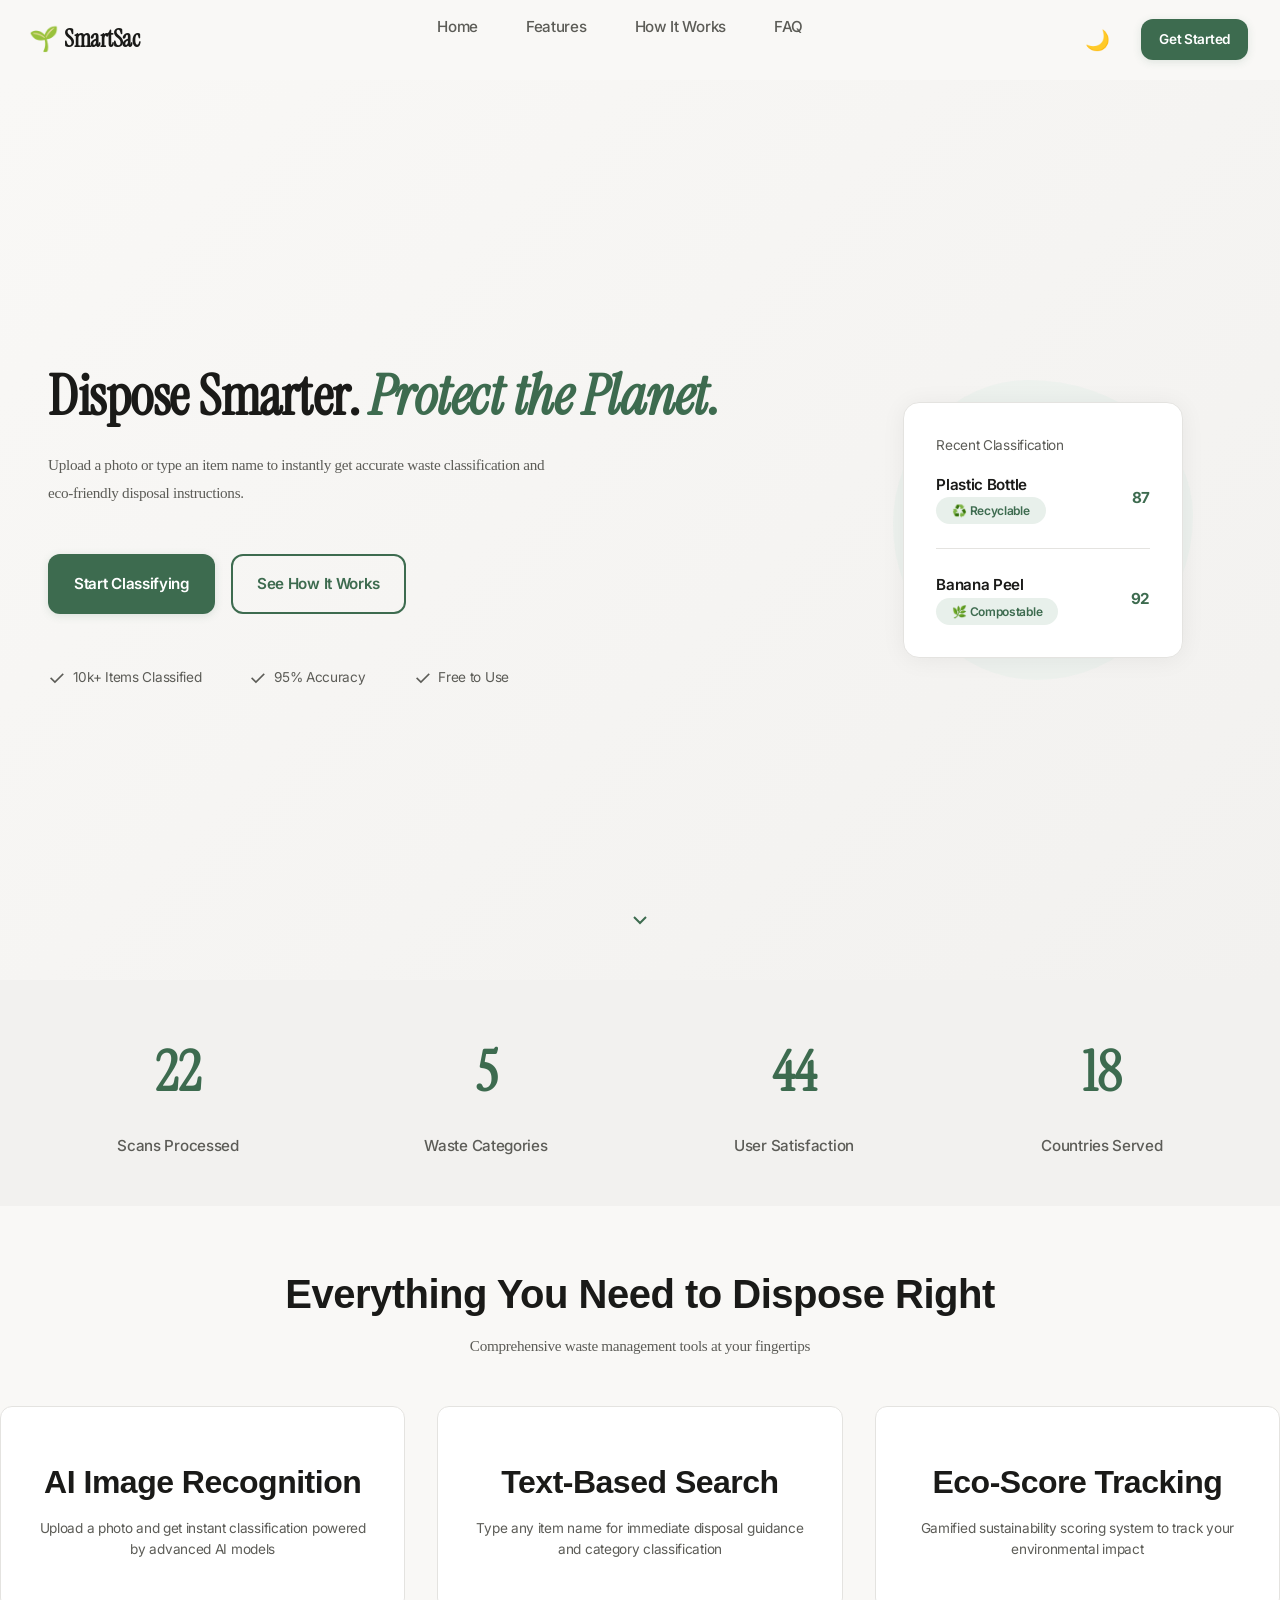
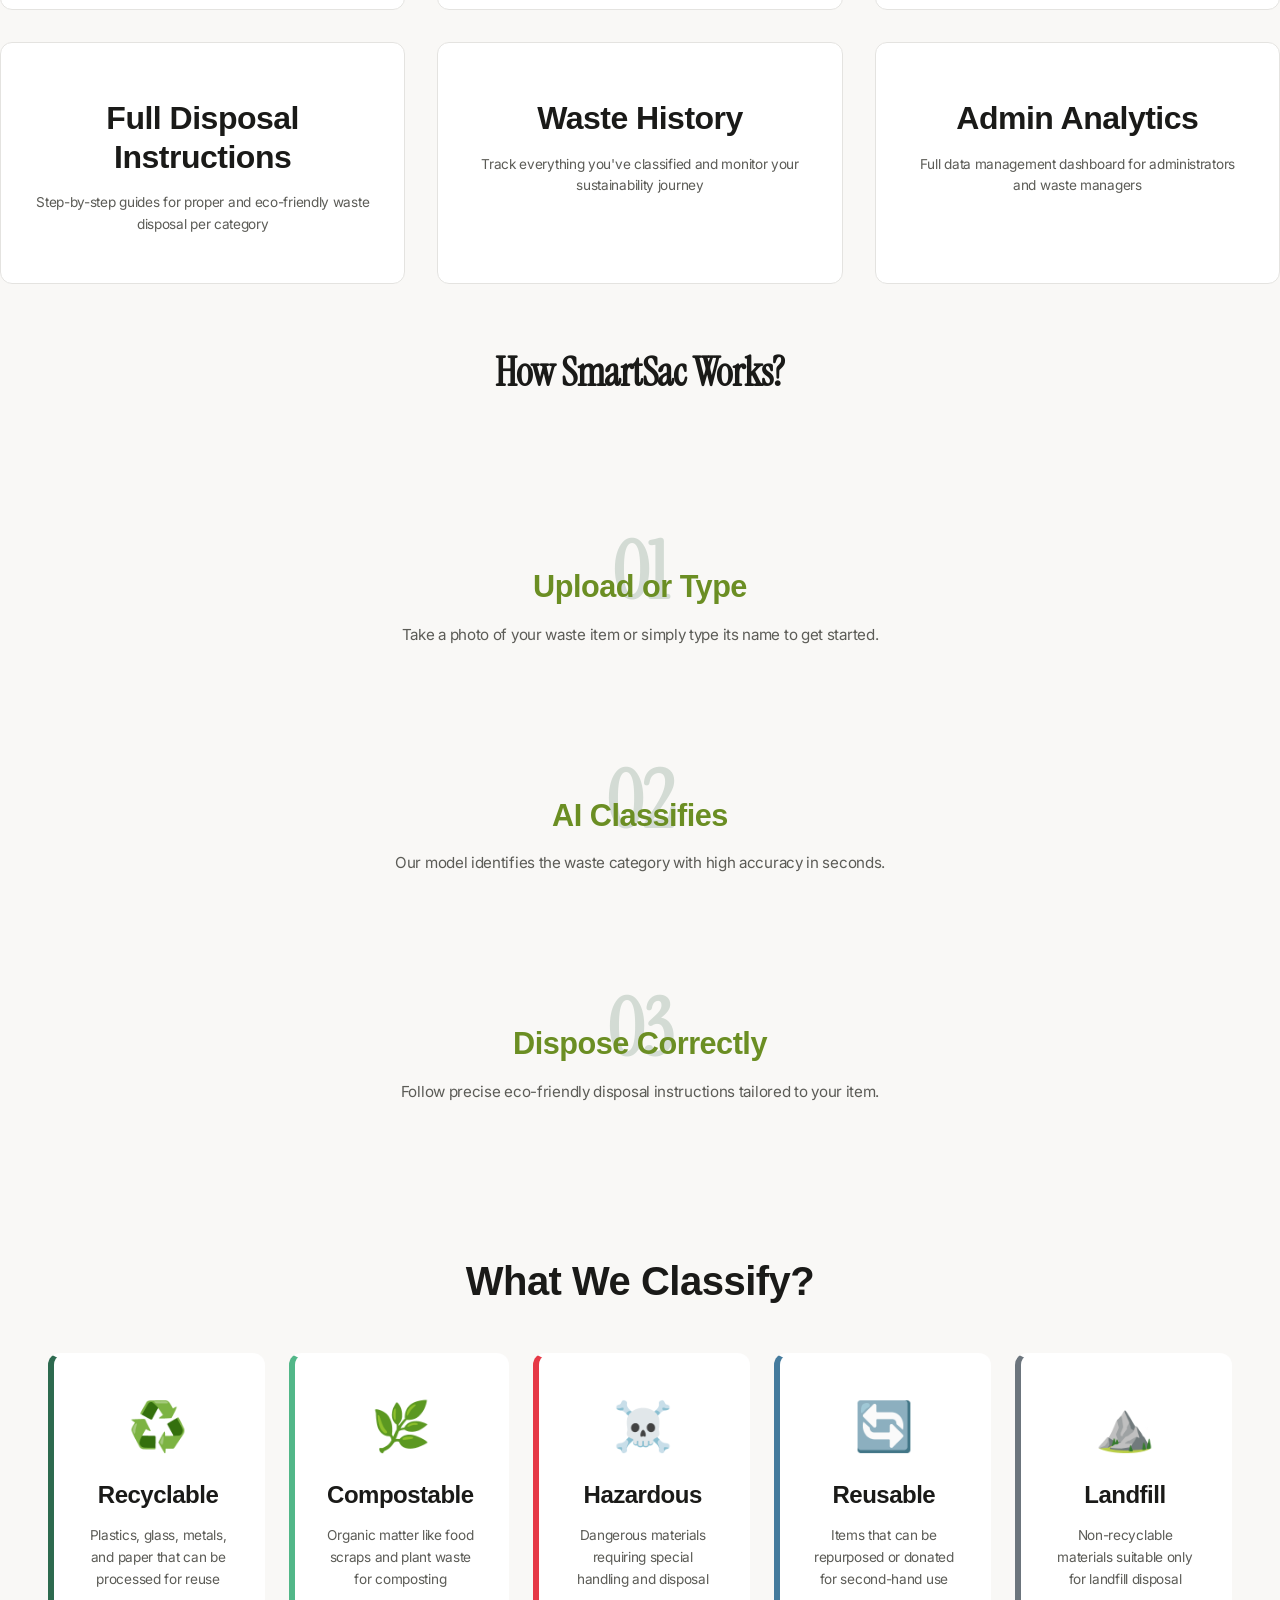
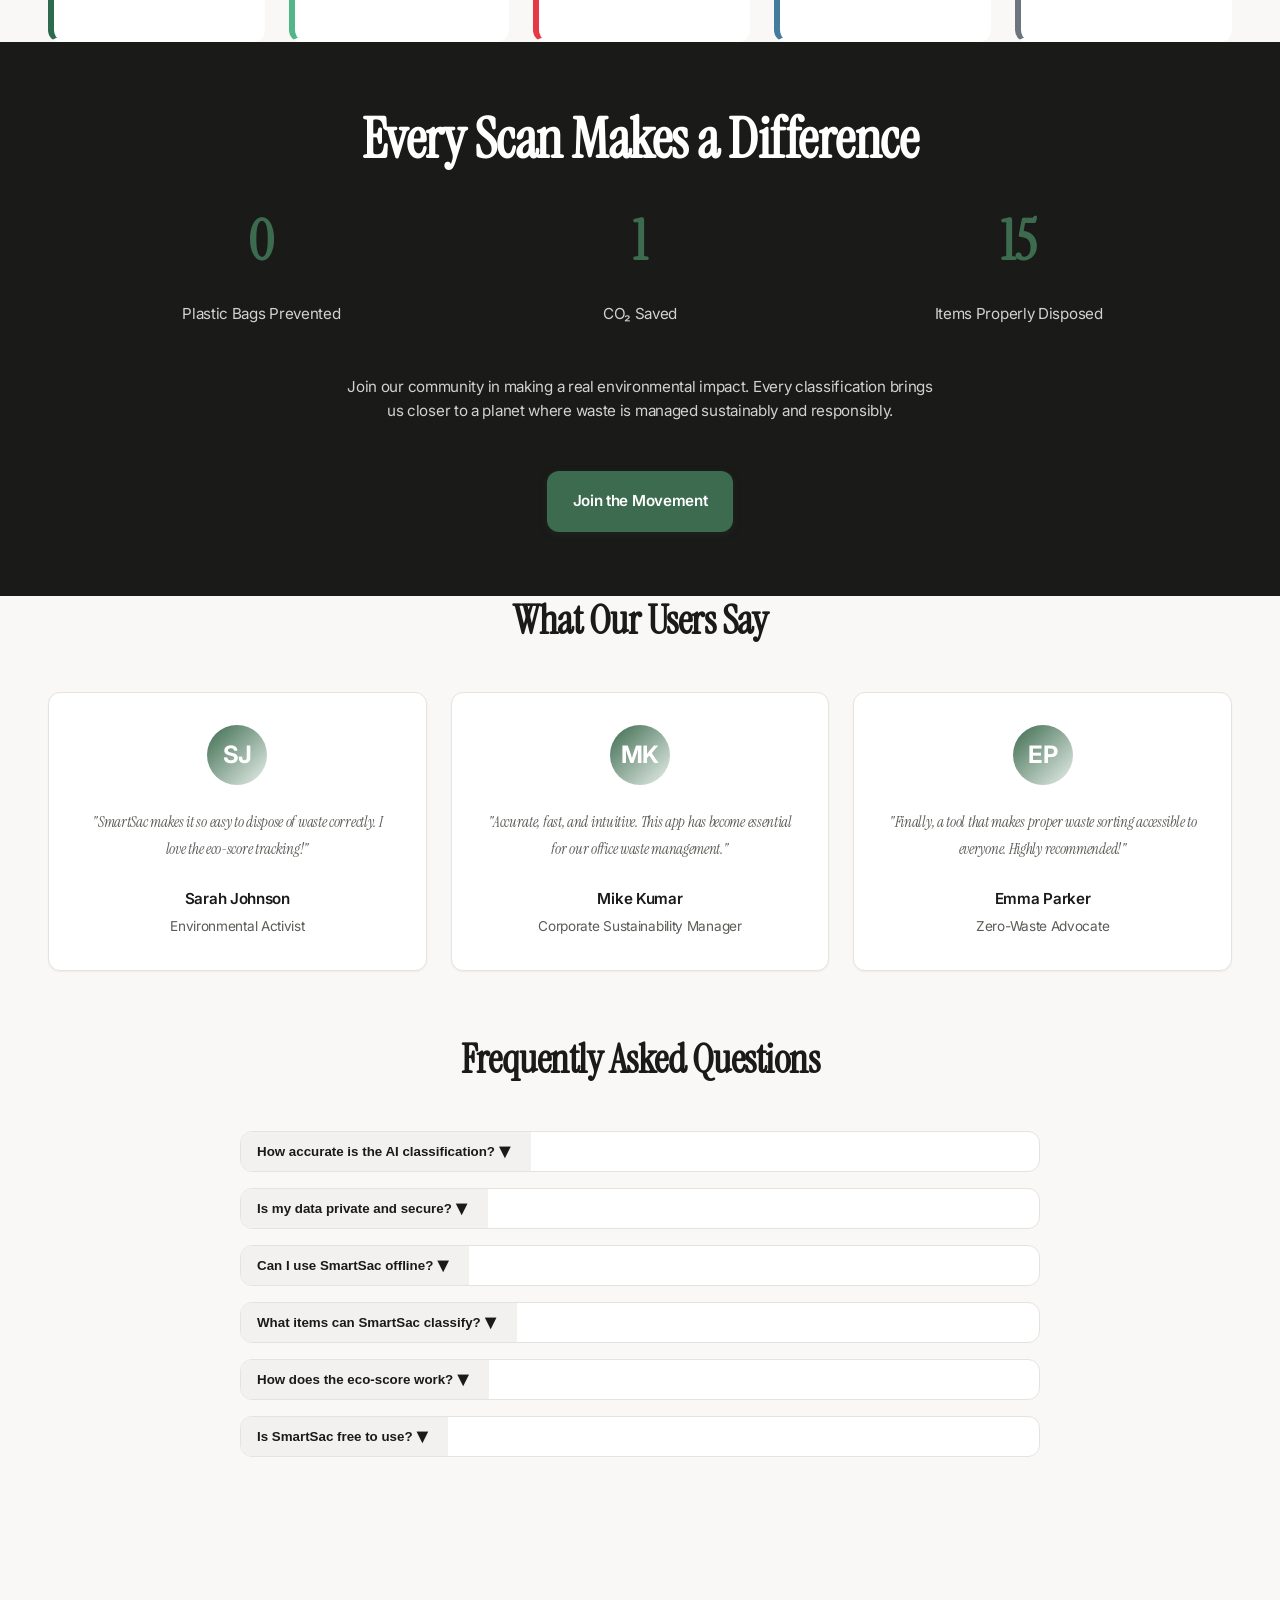
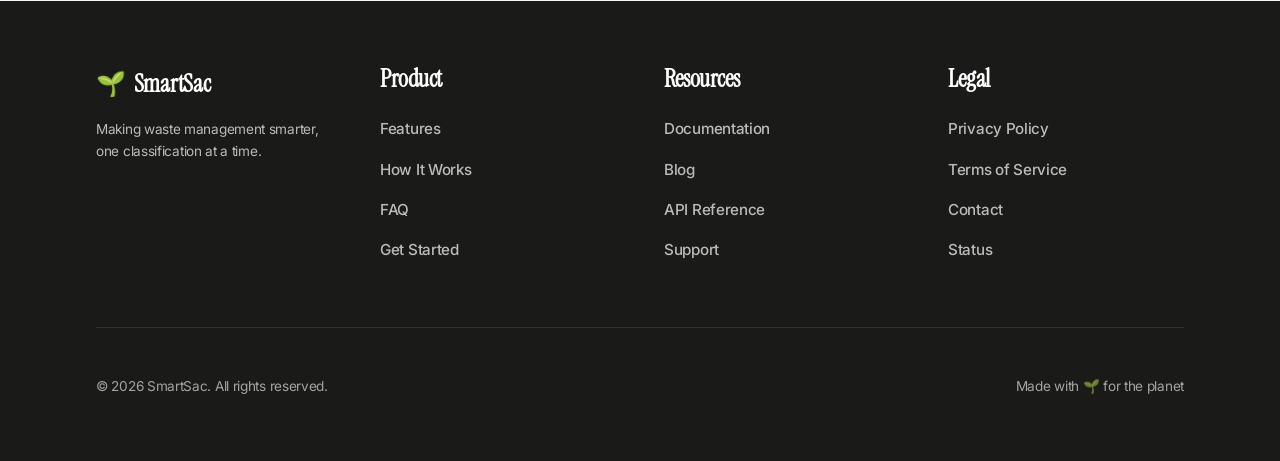
<file: smartsac-frontend/index.html>
<!DOCTYPE html>
<html lang="en">
<head>
  <meta charset="UTF-8">
  <meta name="viewport" content="width=device-width, initial-scale=1.0">
  <title>SmartSac - Smart Waste Sorting Assistant</title>
  <meta name="description" content="Classify waste items and get instant disposal guidance with SmartSac's AI-powered waste sorting assistant.">
  
  <!-- Stylesheets -->
  <link rel="stylesheet" href="css/base.css">
  <link rel="stylesheet" href="css/components.css">
  <link rel="stylesheet" href="css/layout.css">
  <link rel="stylesheet" href="css/landing.css">
</head>
<body>
  <!-- Navbar (injected by navbar.js) -->
  <nav class="navbar">
    <!-- Content injected dynamically -->
  </nav>

  <!-- Main Content -->
  <main>
    <!-- Hero Section -->
    <section class="hero">
      <div class="hero-left">
        <h1 class="hero-title">
          Dispose Smarter. <span class="accent">Protect the Planet.</span>
        </h1>
        
        <p class="hero-subtitle">
          Upload a photo or type an item name to instantly get accurate waste classification and eco-friendly disposal instructions.
        </p>
        
        <div class="hero-buttons">
          <a href="/upload.html" class="btn btn-primary">Start Classifying</a>
          <a href="#how-it-works" class="btn btn-ghost">See How It Works</a>
        </div>
        
        <div class="hero-trust">
          <div class="trust-item">
            <span class="trust-icon">✓</span>
            <span>10k+ Items Classified</span>
          </div>
          <div class="trust-item">
            <span class="trust-icon">✓</span>
            <span>95% Accuracy</span>
          </div>
          <div class="trust-item">
            <span class="trust-icon">✓</span>
            <span>Free to Use</span>
          </div>
        </div>
      </div>
      
      <div class="hero-right">
        <div class="hero-blob"></div>
        <div class="hero-card animate-float">
          <div class="hero-card-title">Recent Classification</div>
          <div class="hero-card-item">
            <div>
              <div class="hero-card-name">Plastic Bottle</div>
              <span class="hero-card-category">♻️ Recyclable</span>
            </div>
            <div class="hero-card-score">87</div>
          </div>
          <div class="hero-card-item">
            <div>
              <div class="hero-card-name">Banana Peel</div>
              <span class="hero-card-category">🌿 Compostable</span>
            </div>
            <div class="hero-card-score">92</div>
          </div>
        </div>
      </div>
      
      <div class="scroll-indicator">
        <svg xmlns="http://www.w3.org/2000/svg" viewBox="0 0 24 24" fill="none" stroke="currentColor" stroke-width="2">
          <polyline points="6 9 12 15 18 9"></polyline>
        </svg>
      </div>
    </section>

    <!-- Stats Bar -->
    <section class="stats-bar">
      <div class="stat-item">
        <div class="stat-number">50,000+</div>
        <div class="stat-label">Scans Processed</div>
      </div>
      <div class="stat-item">
        <div class="stat-number">12</div>
        <div class="stat-label">Waste Categories</div>
      </div>
      <div class="stat-item">
        <div class="stat-number">98%</div>
        <div class="stat-label">User Satisfaction</div>
      </div>
      <div class="stat-item">
        <div class="stat-number">40+</div>
        <div class="stat-label">Countries Served</div>
      </div>
    </section>

    <!-- Features Section -->
    <section class="container features-section" id="features">
      <div class="features-title text-center">
        <h2>Everything You Need to Dispose Right</h2>
        <p>Comprehensive waste management tools at your fingertips</p>
      </div>
      
      <div class="features-grid">
        <div class="feature-card">
          <span class="feature-icon"></span>
          <h3 class="feature-title">AI Image Recognition</h3>
          <p class="feature-description">Upload a photo and get instant classification powered by advanced AI models</p>
        </div>
        
        <div class="feature-card">
          <span class="feature-icon"></span>
          <h3 class="feature-title">Text-Based Search</h3>
          <p class="feature-description">Type any item name for immediate disposal guidance and category classification</p>
        </div>
        
        <div class="feature-card">
          <span class="feature-icon"></span>
          <h3 class="feature-title">Eco-Score Tracking</h3>
          <p class="feature-description">Gamified sustainability scoring system to track your environmental impact</p>
        </div>
        
        <div class="feature-card">
          <span class="feature-icon"></span>
          <h3 class="feature-title">Full Disposal Instructions</h3>
          <p class="feature-description">Step-by-step guides for proper and eco-friendly waste disposal per category</p>
        </div>
        
        <div class="feature-card">
          <span class="feature-icon"></span>
          <h3 class="feature-title">Waste History</h3>
          <p class="feature-description">Track everything you've classified and monitor your sustainability journey</p>
        </div>
        
        <div class="feature-card">
          <span class="feature-icon"></span>
          <h3 class="feature-title">Admin Analytics</h3>
          <p class="feature-description">Full data management dashboard for administrators and waste managers</p>
        </div>
      </div>
    </section>

    <!-- How It Works -->
    <section class="container" id="how-it-works">
      <div class="text-center mb-2xl">
        <h2>How SmartSac Works?</h2>
      </div>
      
      <div class="how-it-works">
        <div class="step">
          <div class="step-content">
            <div class="step-number">01</div>
            <h3 class="step-title">Upload or Type</h3>
            <p class="step-description">Take a photo of your waste item or simply type its name to get started.</p>
          </div>
        </div>
        
        <div class="step">
          <div class="step-content">
            <div class="step-number">02</div>
            <h3 class="step-title">AI Classifies</h3>
            <p class="step-description">Our model identifies the waste category with high accuracy in seconds.</p>
          </div>
        </div>
        
        <div class="step">
          <div class="step-content">
            <div class="step-number">03</div>
            <h3 class="step-title">Dispose Correctly</h3>
            <p class="step-description">Follow precise eco-friendly disposal instructions tailored to your item.</p>
          </div>
        </div>
      </div>
    </section>

    <!-- Waste Categories -->
    <section class="container">
      <div class="text-center mb-2xl">
        <h2 class="categories-title">What We Classify?</h2>
      </div>
      
      <div class="categories-scroll">
        <div class="category-card recyclable">
          <div class="category-emoji">♻️</div>
          <h3 class="category-name">Recyclable</h3>
          <p class="category-description">Plastics, glass, metals, and paper that can be processed for reuse</p>
        </div>
        
        <div class="category-card compostable">
          <div class="category-emoji">🌿</div>
          <h3 class="category-name">Compostable</h3>
          <p class="category-description">Organic matter like food scraps and plant waste for composting</p>
        </div>
        
        <div class="category-card hazardous">
          <div class="category-emoji">☠️</div>
          <h3 class="category-name">Hazardous</h3>
          <p class="category-description">Dangerous materials requiring special handling and disposal</p>
        </div>
        
        <div class="category-card reusable">
          <div class="category-emoji">🔄</div>
          <h3 class="category-name">Reusable</h3>
          <p class="category-description">Items that can be repurposed or donated for second-hand use</p>
        </div>
        
        <div class="category-card landfill">
          <div class="category-emoji">⛰️</div>
          <h3 class="category-name">Landfill</h3>
          <p class="category-description">Non-recyclable materials suitable only for landfill disposal</p>
        </div>
      </div>
    </section>

    <!-- Environmental Impact Section -->
    <section class="impact-section dark">
      <div class="container">
        <h2 class="impact-title">Every Scan Makes a Difference</h2>
        
        <div class="impact-counters">
          <div class="impact-counter">
            <div class="impact-number">1.2M</div>
            <div class="impact-label">Plastic Bags Prevented</div>
          </div>
          <div class="impact-counter">
            <div class="impact-number">5,000 kg</div>
            <div class="impact-label">CO₂ Saved</div>
          </div>
          <div class="impact-counter">
            <div class="impact-number">50K+</div>
            <div class="impact-label">Items Properly Disposed</div>
          </div>
        </div>
        
        <p class="impact-description">
          Join our community in making a real environmental impact. Every classification brings us closer to a planet where waste is managed sustainably and responsibly.
        </p>
        
        <div class="impact-cta">
          <a href="/upload.html" class="btn btn-primary">Join the Movement</a>
        </div>
      </div>
    </section>

    <!-- Testimonials -->
    <section class="container">
      <div class="text-center mb-2xl">
        <h2>What Our Users Say</h2>
      </div>
      
      <div class="testimonials-grid">
        <div class="testimonial-card">
          <div class="testimonial-avatar">SJ</div>
          <p class="testimonial-quote">"SmartSac makes it so easy to dispose of waste correctly. I love the eco-score tracking!"</p>
          <div class="testimonial-author">Sarah Johnson</div>
          <div class="testimonial-role">Environmental Activist</div>
        </div>
        
        <div class="testimonial-card">
          <div class="testimonial-avatar">MK</div>
          <p class="testimonial-quote">"Accurate, fast, and intuitive. This app has become essential for our office waste management."</p>
          <div class="testimonial-author">Mike Kumar</div>
          <div class="testimonial-role">Corporate Sustainability Manager</div>
        </div>
        
        <div class="testimonial-card">
          <div class="testimonial-avatar">EP</div>
          <p class="testimonial-quote">"Finally, a tool that makes proper waste sorting accessible to everyone. Highly recommended!"</p>
          <div class="testimonial-author">Emma Parker</div>
          <div class="testimonial-role">Zero-Waste Advocate</div>
        </div>
      </div>
    </section>

    <!-- FAQ Section -->
    <section class="container faq" id="faq">
      <div class="text-center mb-2xl">
        <h2>Frequently Asked Questions</h2>
      </div>
      
      <div class="faq-list">
        <div class="faq-item">
          <button class="faq-question">
            <span>How accurate is the AI classification?</span>
            <span class="faq-toggle">▼</span>
          </button>
          <div class="faq-answer">
            <div class="faq-answer-content">
              SmartSac achieves 95%+ accuracy in waste classification thanks to our advanced machine learning models trained on thousands of waste items. The confidence score helps you know how certain the AI is about each classification.
            </div>
          </div>
        </div>
        
        <div class="faq-item">
          <button class="faq-question">
            <span>Is my data private and secure?</span>
            <span class="faq-toggle">▼</span>
          </button>
          <div class="faq-answer">
            <div class="faq-answer-content">
              Yes, we take privacy seriously. All uploaded images are processed securely and can be deleted from your history at any time. We don't sell or share your data with third parties.
            </div>
          </div>
        </div>
        
        <div class="faq-item">
          <button class="faq-question">
            <span>Can I use SmartSac offline?</span>
            <span class="faq-toggle">▼</span>
          </button>
          <div class="faq-answer">
            <div class="faq-answer-content">
              Currently, SmartSac requires an internet connection for AI processing. However, you can browse your history offline. We're working on offline capabilities for future versions.
            </div>
          </div>
        </div>
        
        <div class="faq-item">
          <button class="faq-question">
            <span>What items can SmartSac classify?</span>
            <span class="faq-toggle">▼</span>
          </button>
          <div class="faq-answer">
            <div class="faq-answer-content">
              SmartSac can classify over 1,000 common waste items across 12 categories including recyclables, compostables, hazardous materials, reusable items, and landfill waste.
            </div>
          </div>
        </div>
        
        <div class="faq-item">
          <button class="faq-question">
            <span>How does the eco-score work?</span>
            <span class="faq-toggle">▼</span>
          </button>
          <div class="faq-answer">
            <div class="faq-answer-content">
              Your eco-score reflects the environmental impact of your waste disposal choice. Higher scores indicate more sustainable disposal methods. Track your average score over time to monitor your environmental progress.
            </div>
          </div>
        </div>
        
        <div class="faq-item">
          <button class="faq-question">
            <span>Is SmartSac free to use?</span>
            <span class="faq-toggle">▼</span>
          </button>
          <div class="faq-answer">
            <div class="faq-answer-content">
              Yes! SmartSac is completely free to use for individuals. We also offer enterprise plans for organizations and municipalities interested in waste management solutions at scale.
            </div>
          </div>
        </div>
      </div>
    </section>
  </main>

  <!-- Footer -->
  <footer class="footer">
    <div class="container">
      <div class="footer-content">
        <div class="footer-section footer-logo-section">
          <div class="footer-logo">
            <span class="footer-logo-icon">🌱</span>
            SmartSac
          </div>
          <p class="footer-tagline">Making waste management smarter, one classification at a time.</p>
        </div>
        
        <div class="footer-section">
          <h4>Product</h4>
          <ul>
            <li><a href="#features">Features</a></li>
            <li><a href="#how-it-works">How It Works</a></li>
            <li><a href="#faq">FAQ</a></li>
            <li><a href="/upload.html">Get Started</a></li>
          </ul>
        </div>
        
        <div class="footer-section">
          <h4>Resources</h4>
          <ul>
            <li><a href="#">Documentation</a></li>
            <li><a href="#">Blog</a></li>
            <li><a href="#">API Reference</a></li>
            <li><a href="#">Support</a></li>
          </ul>
        </div>
        
        <div class="footer-section">
          <h4>Legal</h4>
          <ul>
            <li><a href="#">Privacy Policy</a></li>
            <li><a href="#">Terms of Service</a></li>
            <li><a href="#">Contact</a></li>
            <li><a href="#">Status</a></li>
          </ul>
        </div>
      </div>
      
      <div class="footer-bottom">
        <div>&copy; 2026 SmartSac. All rights reserved.</div>
        <div>Made with 🌱 for the planet</div>
      </div>
    </div>
  </footer>

  <!-- Scripts -->
  <script src="js/core/api.js"></script>
  <script src="js/core/auth.js"></script>
  <script src="js/core/router.js"></script>
  <script src="js/core/theme.js"></script>
  <script src="js/components/toast.js"></script>
  <script src="js/components/modal.js"></script>
  <script src="js/components/loader.js"></script>
  <script src="js/components/navbar.js"></script>
  <script src="js/utils/formatters.js"></script>
  <script src="js/utils/validators.js"></script>
  <script src="js/pages/landing.js"></script>
</body>
</html>
</file>
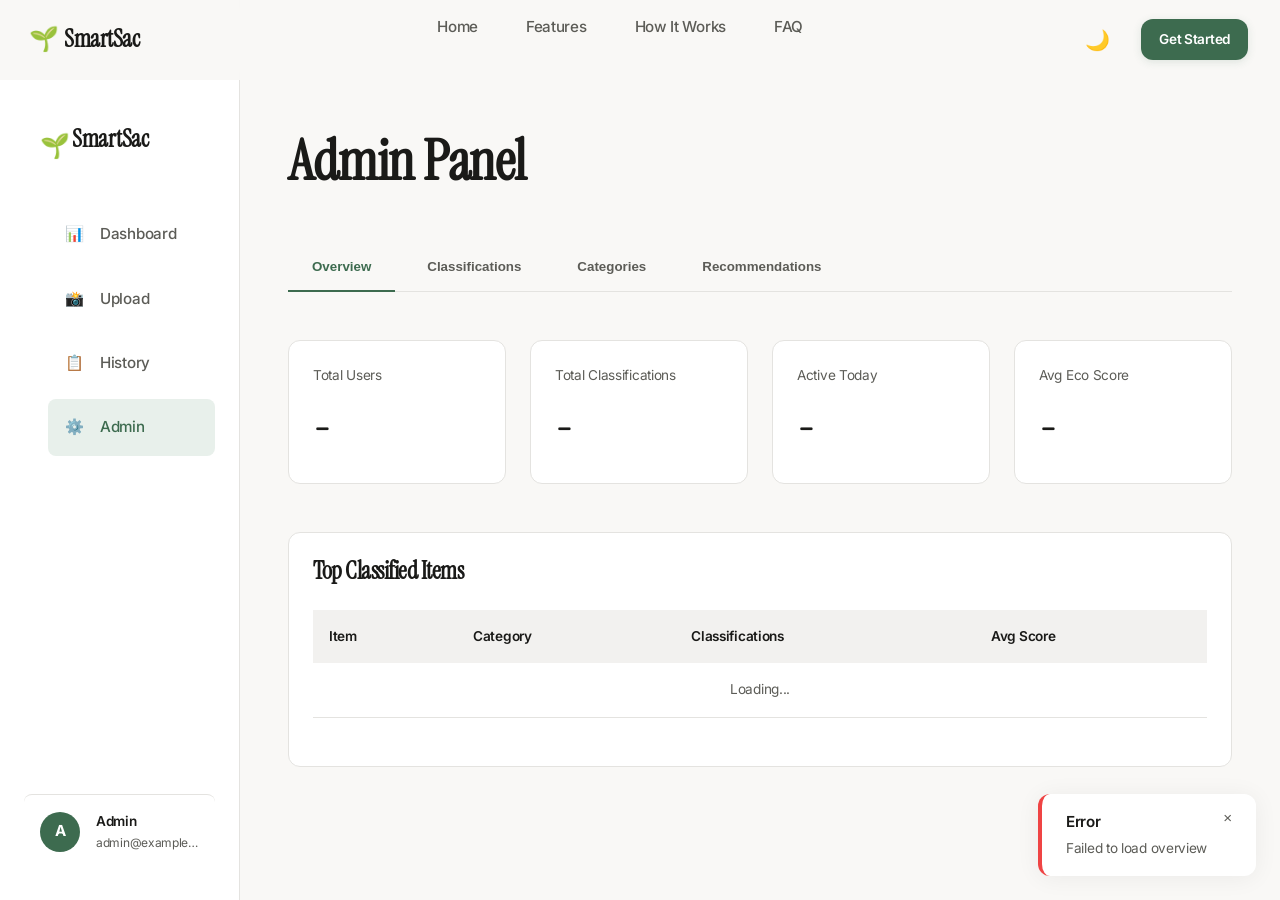
<file: smartsac-frontend/admin.html>
<!DOCTYPE html>
<html lang="en">
<head>
  <meta charset="UTF-8">
  <meta name="viewport" content="width=device-width, initial-scale=1.0">
  <title>Admin Panel - SmartSac</title>
  
  <!-- Stylesheets -->
  <link rel="stylesheet" href="css/base.css">
  <link rel="stylesheet" href="css/components.css">
  <link rel="stylesheet" href="css/layout.css">
  <link rel="stylesheet" href="css/admin.css">
</head>
<body class="page-with-sidebar">
  <!-- Navbar -->
  <nav class="navbar"></nav>

  <!-- Sidebar -->
  <aside class="sidebar">
    <a href="/dashboard.html" class="sidebar-logo">
      <span class="sidebar-logo-icon">🌱</span>
      <span>SmartSac</span>
    </a>

    <ul class="sidebar-nav">
      <li class="sidebar-nav-item">
        <a href="/dashboard.html" class="sidebar-nav-link">
          <span class="sidebar-nav-icon">📊</span>
          <span>Dashboard</span>
        </a>
      </li>
      <li class="sidebar-nav-item">
        <a href="/upload.html" class="sidebar-nav-link">
          <span class="sidebar-nav-icon">📸</span>
          <span>Upload</span>
        </a>
      </li>
      <li class="sidebar-nav-item">
        <a href="/history.html" class="sidebar-nav-link">
          <span class="sidebar-nav-icon">📋</span>
          <span>History</span>
        </a>
      </li>
      <li class="sidebar-nav-item">
        <a href="/admin.html" class="sidebar-nav-link active">
          <span class="sidebar-nav-icon">⚙️</span>
          <span>Admin</span>
        </a>
      </li>
    </ul>

    <div class="sidebar-user">
      <div class="sidebar-avatar">A</div>
      <div class="sidebar-user-info">
        <div class="sidebar-user-name">Admin</div>
        <div class="sidebar-user-email">admin@example.com</div>
      </div>
    </div>
  </aside>

  <!-- Main Content -->
  <main>
    <div class="page-content">
      <!-- Header -->
      <div class="admin-header">
        <h1 class="admin-title">Admin Panel</h1>
      </div>

      <!-- Tabs -->
      <div class="admin-tabs">
        <button class="admin-tab-btn active" data-tab="overview">Overview</button>
        <button class="admin-tab-btn" data-tab="classifications">Classifications</button>
        <button class="admin-tab-btn" data-tab="categories">Categories</button>
        <button class="admin-tab-btn" data-tab="recommendations">Recommendations</button>
      </div>

      <!-- Overview Tab -->
      <div class="admin-tab-content active" id="overview-tab">
        <div class="overview-grid">
          <div class="overview-card">
            <div class="overview-label">Total Users</div>
            <div class="overview-value">-</div>
          </div>
          <div class="overview-card">
            <div class="overview-label">Total Classifications</div>
            <div class="overview-value">-</div>
          </div>
          <div class="overview-card">
            <div class="overview-label">Active Today</div>
            <div class="overview-value">-</div>
          </div>
          <div class="overview-card">
            <div class="overview-label">Avg Eco Score</div>
            <div class="overview-value">-</div>
          </div>
        </div>

        <div class="top-items-table">
          <h3 class="top-items-title">Top Classified Items</h3>
          <div class="admin-table-wrapper">
            <table class="admin-data">
              <thead>
                <tr>
                  <th>Item</th>
                  <th>Category</th>
                  <th>Classifications</th>
                  <th>Avg Score</th>
                </tr>
              </thead>
              <tbody>
                <tr>
                  <td colspan="4" style="text-align: center;">Loading...</td>
                </tr>
              </tbody>
            </table>
          </div>
        </div>
      </div>

      <!-- Classifications Tab -->
      <div class="admin-tab-content" id="classifications-tab">
        <div class="admin-controls">
          <div class="admin-search">
            <input type="text" placeholder="Search classifications...">
            <button class="btn btn-primary btn-sm">Search</button>
          </div>
        </div>

        <div class="admin-table">
          <div class="admin-table-wrapper">
            <table class="admin-data">
              <thead>
                <tr>
                  <th>ID</th>
                  <th>User</th>
                  <th>Item</th>
                  <th>Category</th>
                  <th>Confidence</th>
                  <th>Date</th>
                  <th>Actions</th>
                </tr>
              </thead>
              <tbody>
                <tr>
                  <td colspan="7" style="text-align: center;">Loading...</td>
                </tr>
              </tbody>
            </table>
          </div>
          <div class="admin-pagination">
            <span class="pagination-info">Page 1 of N</span>
            <div class="pagination-controls">
              <button class="pagination-btn" disabled>← Prev</button>
              <button class="pagination-btn" disabled>Next →</button>
            </div>
          </div>
        </div>
      </div>

      <!-- Categories Tab -->
      <div class="admin-tab-content" id="categories-tab">
        <div class="admin-controls">
          <button class="btn btn-primary">+ Add Category</button>
        </div>

        <div class="admin-table">
          <div class="admin-table-wrapper">
            <table class="admin-data">
              <thead>
                <tr>
                  <th>Name</th>
                  <th>Description</th>
                  <th>Color</th>
                  <th>Actions</th>
                </tr>
              </thead>
              <tbody>
                <tr>
                  <td colspan="4" style="text-align: center;">Loading...</td>
                </tr>
              </tbody>
            </table>
          </div>
        </div>
      </div>

      <!-- Recommendations Tab -->
      <div class="admin-tab-content" id="recommendations-tab">
        <div class="admin-controls">
          <button class="btn btn-primary">+ Add Recommendation</button>
        </div>

        <div class="admin-table">
          <div class="admin-table-wrapper">
            <table class="admin-data">
              <thead>
                <tr>
                  <th>Title</th>
                  <th>Category</th>
                  <th>Priority</th>
                  <th>Actions</th>
                </tr>
              </thead>
              <tbody>
                <tr>
                  <td colspan="4" style="text-align: center;">Loading...</td>
                </tr>
              </tbody>
            </table>
          </div>
        </div>
      </div>
    </div>
  </main>

  <!-- Scripts -->
  <script src="js/core/api.js"></script>
  <script src="js/core/auth.js"></script>
  <script src="js/core/router.js"></script>
  <script src="js/core/theme.js"></script>
  <script src="js/components/toast.js"></script>
  <script src="js/components/modal.js"></script>
  <script src="js/components/loader.js"></script>
  <script src="js/components/navbar.js"></script>
  <script src="js/utils/formatters.js"></script>
  <script src="js/utils/validators.js"></script>
  <script src="js/pages/admin.js"></script>
</body>
</html>
</file>
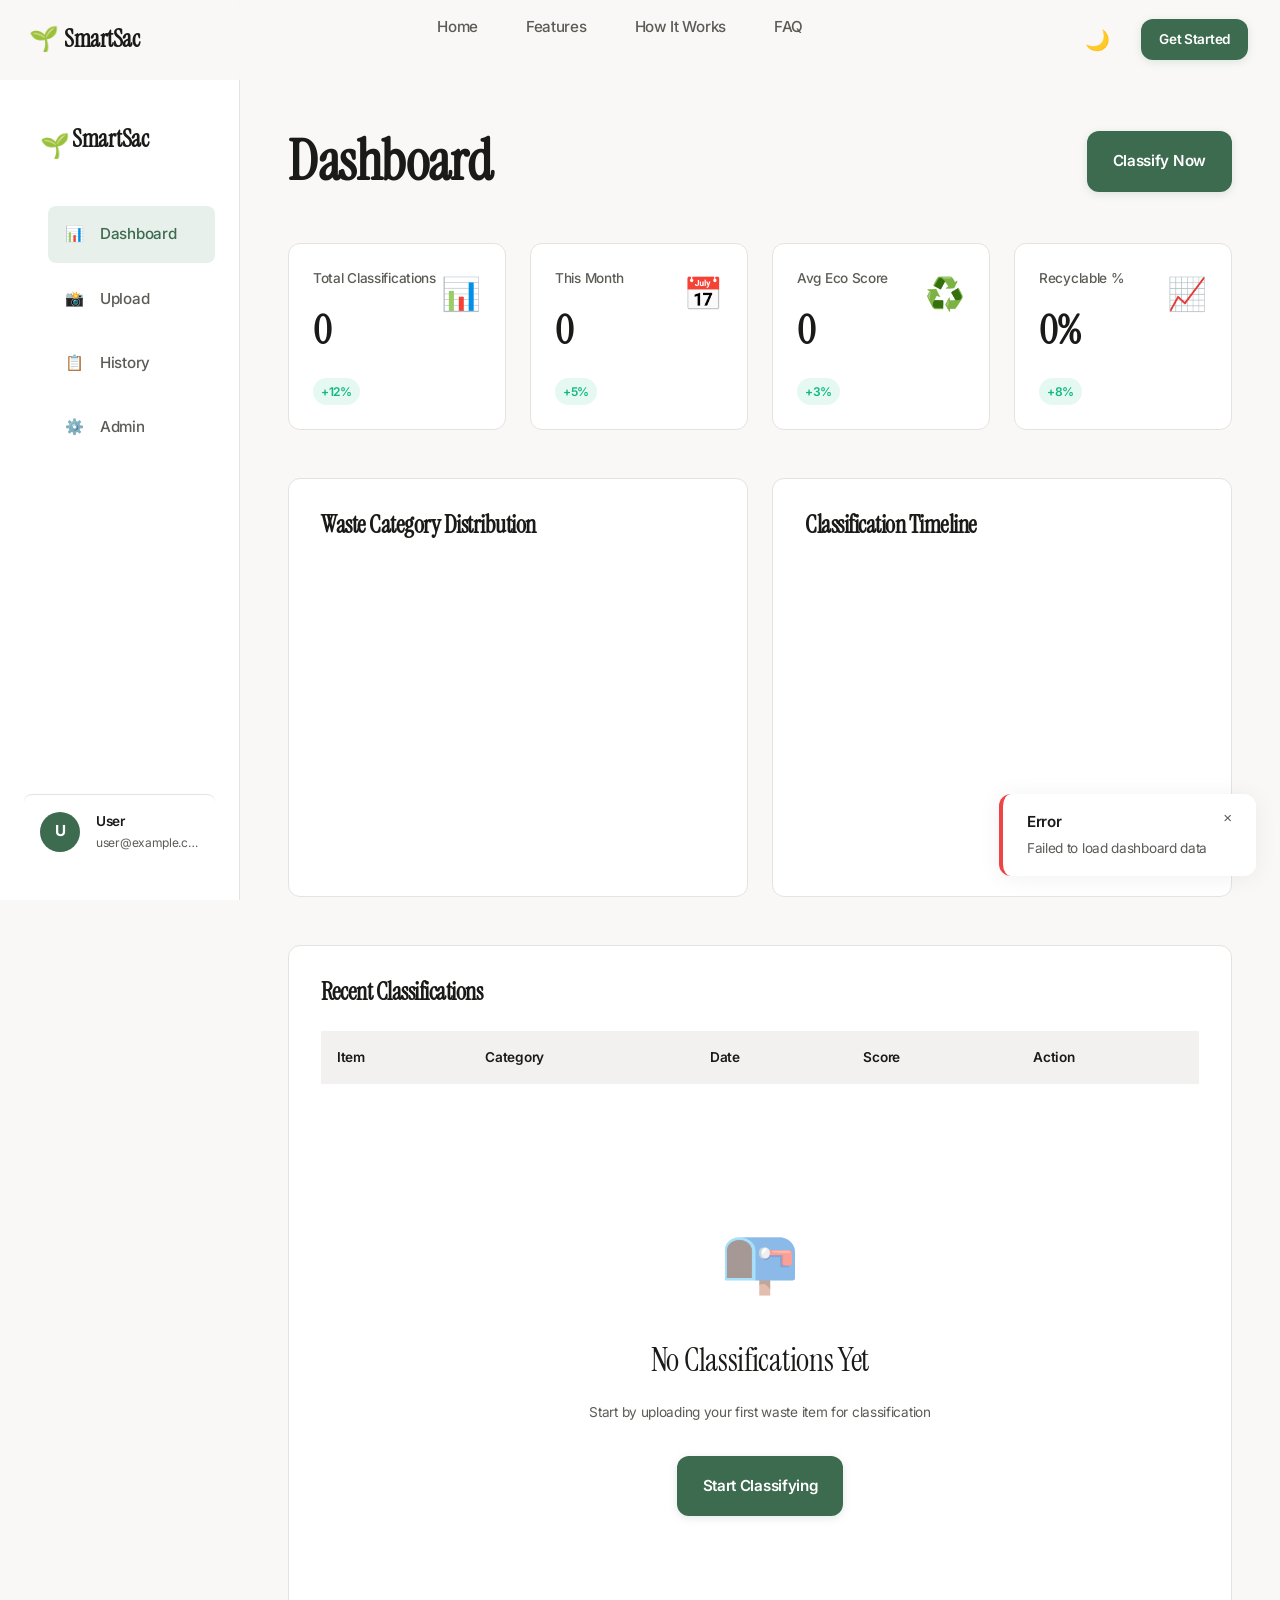
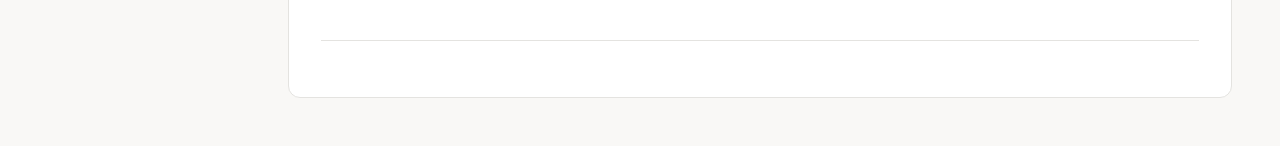
<file: smartsac-frontend/dashboard.html>
<!DOCTYPE html>
<html lang="en">
<head>
  <meta charset="UTF-8">
  <meta name="viewport" content="width=device-width, initial-scale=1.0">
  <title>Dashboard - SmartSac</title>
  
  <!-- Stylesheets -->
  <link rel="stylesheet" href="css/base.css">
  <link rel="stylesheet" href="css/components.css">
  <link rel="stylesheet" href="css/layout.css">
  <link rel="stylesheet" href="css/dashboard.css">
</head>
<body class="page-with-sidebar">
  <!-- Navbar -->
  <nav class="navbar"></nav>

  <!-- Sidebar -->
  <aside class="sidebar">
    <a href="/dashboard.html" class="sidebar-logo">
      <span class="sidebar-logo-icon">🌱</span>
      <span>SmartSac</span>
    </a>

    <ul class="sidebar-nav">
      <li class="sidebar-nav-item">
        <a href="/dashboard.html" class="sidebar-nav-link active">
          <span class="sidebar-nav-icon">📊</span>
          <span>Dashboard</span>
        </a>
      </li>
      <li class="sidebar-nav-item">
        <a href="/upload.html" class="sidebar-nav-link">
          <span class="sidebar-nav-icon">📸</span>
          <span>Upload</span>
        </a>
      </li>
      <li class="sidebar-nav-item">
        <a href="/history.html" class="sidebar-nav-link">
          <span class="sidebar-nav-icon">📋</span>
          <span>History</span>
        </a>
      </li>
      <li class="sidebar-nav-item">
        <a href="/admin.html" class="sidebar-nav-link">
          <span class="sidebar-nav-icon">⚙️</span>
          <span>Admin</span>
        </a>
      </li>
    </ul>

    <div class="sidebar-user">
      <div class="sidebar-avatar">U</div>
      <div class="sidebar-user-info">
        <div class="sidebar-user-name">User</div>
        <div class="sidebar-user-email">user@example.com</div>
      </div>
    </div>
  </aside>

  <!-- Main Content -->
  <main>
    <div class="page-content">
      <!-- Header -->
      <div class="dashboard-header">
        <h1 class="dashboard-title">Dashboard</h1>
        <div class="dashboard-actions">
          <a href="/upload.html" class="btn btn-primary">Classify Now</a>
        </div>
      </div>

      <!-- Stat Cards -->
      <div class="stat-cards">
        <!-- Cards filled by JavaScript -->
      </div>

      <!-- Charts Section -->
      <div class="charts-section">
        <!-- Category Distribution Chart -->
        <div class="chart-card">
          <h3 class="chart-title">Waste Category Distribution</h3>
          <div class="chart-container">
            <div id="category-chart" class="donut-chart"></div>
            <div class="chart-legend"></div>
          </div>
        </div>

        <!-- Timeline Chart -->
        <div class="chart-card">
          <h3 class="chart-title">Classification Timeline</h3>
          <div class="chart-container">
            <div id="timeline-chart" class="bar-chart"></div>
          </div>
        </div>
      </div>

      <!-- Recent Activity -->
      <div class="activity-section">
        <h3 class="activity-title">Recent Classifications</h3>
        <div class="admin-table-wrapper">
          <table class="activity-table">
            <thead>
              <tr>
                <th>Item</th>
                <th>Category</th>
                <th>Date</th>
                <th>Score</th>
                <th>Action</th>
              </tr>
            </thead>
            <tbody>
              <tr>
                <td colspan="5" style="text-align: center; padding: 40px;">Loading...</td>
              </tr>
            </tbody>
          </table>
        </div>
      </div>
    </div>
  </main>

  <!-- Scripts -->
  <script src="js/core/api.js"></script>
  <script src="js/core/auth.js"></script>
  <script src="js/core/router.js"></script>
  <script src="js/core/theme.js"></script>
  <script src="js/components/toast.js"></script>
  <script src="js/components/modal.js"></script>
  <script src="js/components/loader.js"></script>
  <script src="js/components/navbar.js"></script>
  <script src="js/utils/formatters.js"></script>
  <script src="js/utils/validators.js"></script>
  <script src="js/pages/dashboard.js"></script>
</body>
</html>
</file>
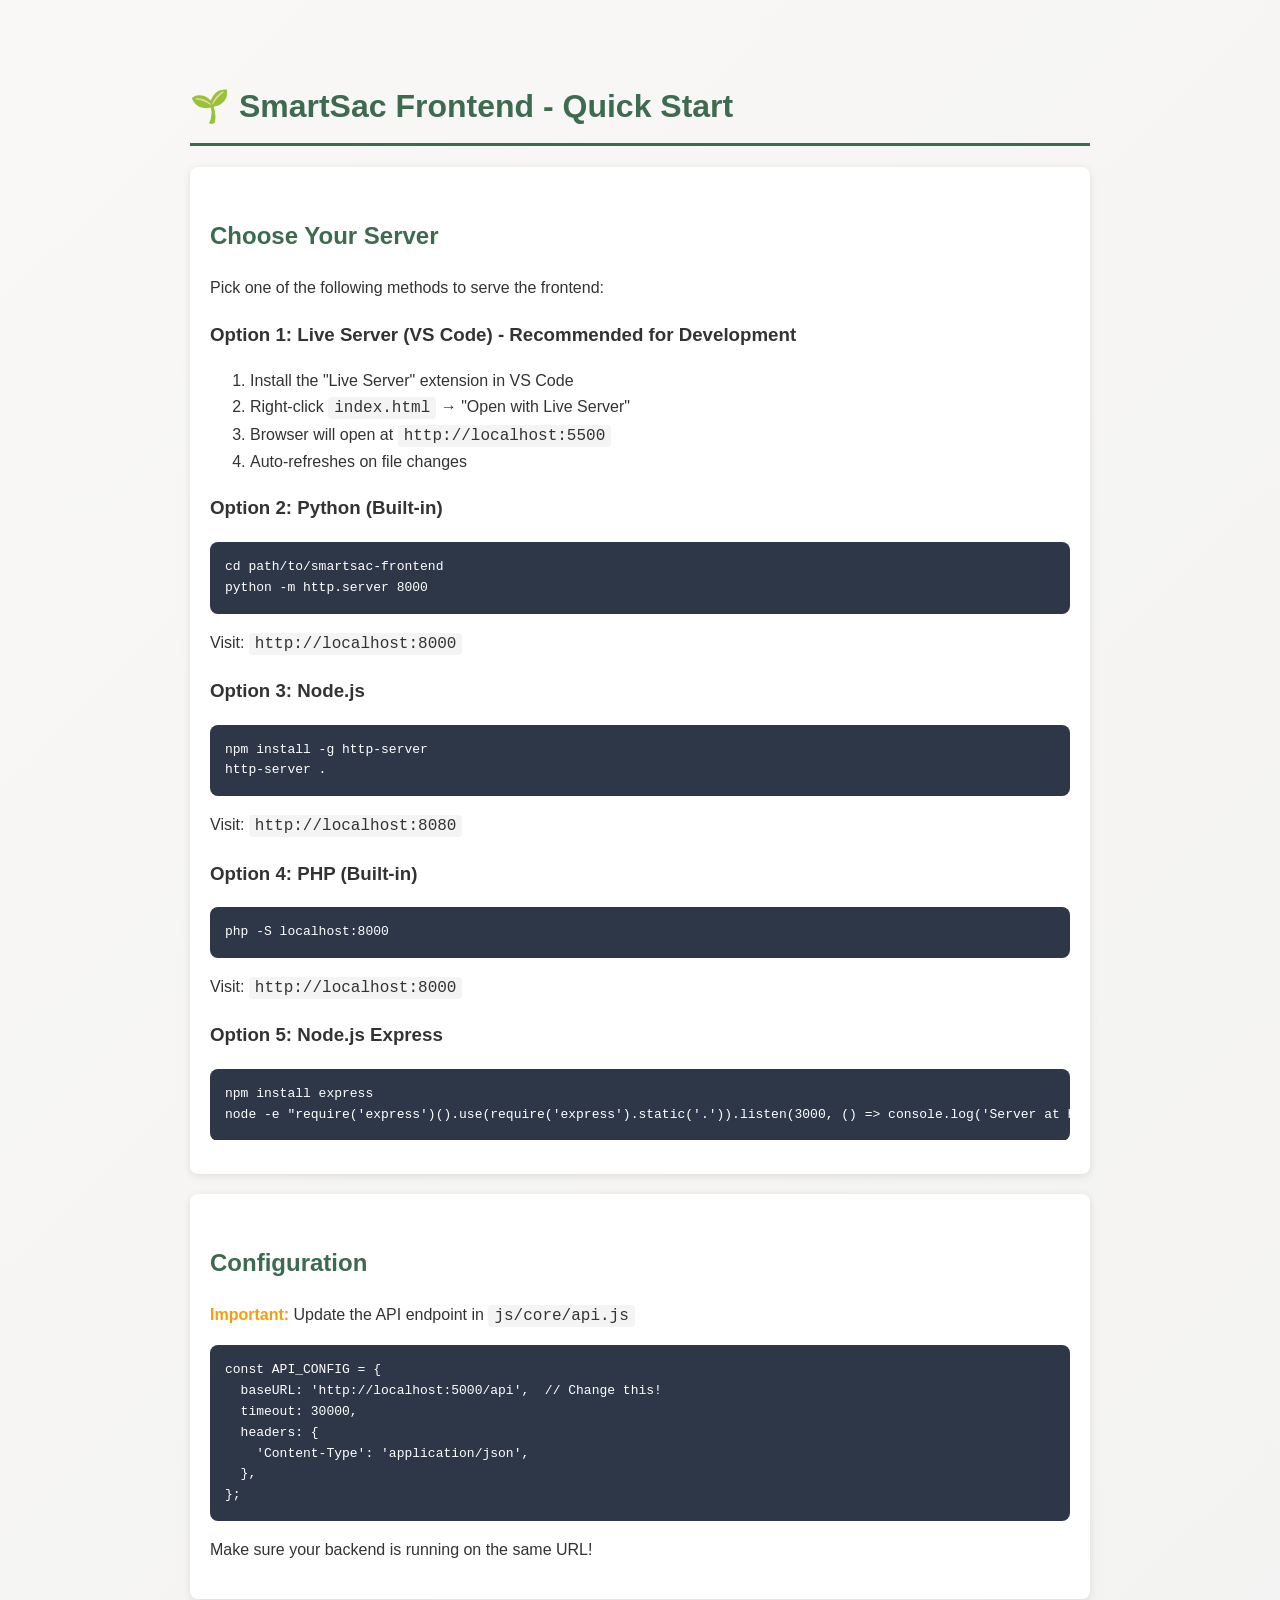
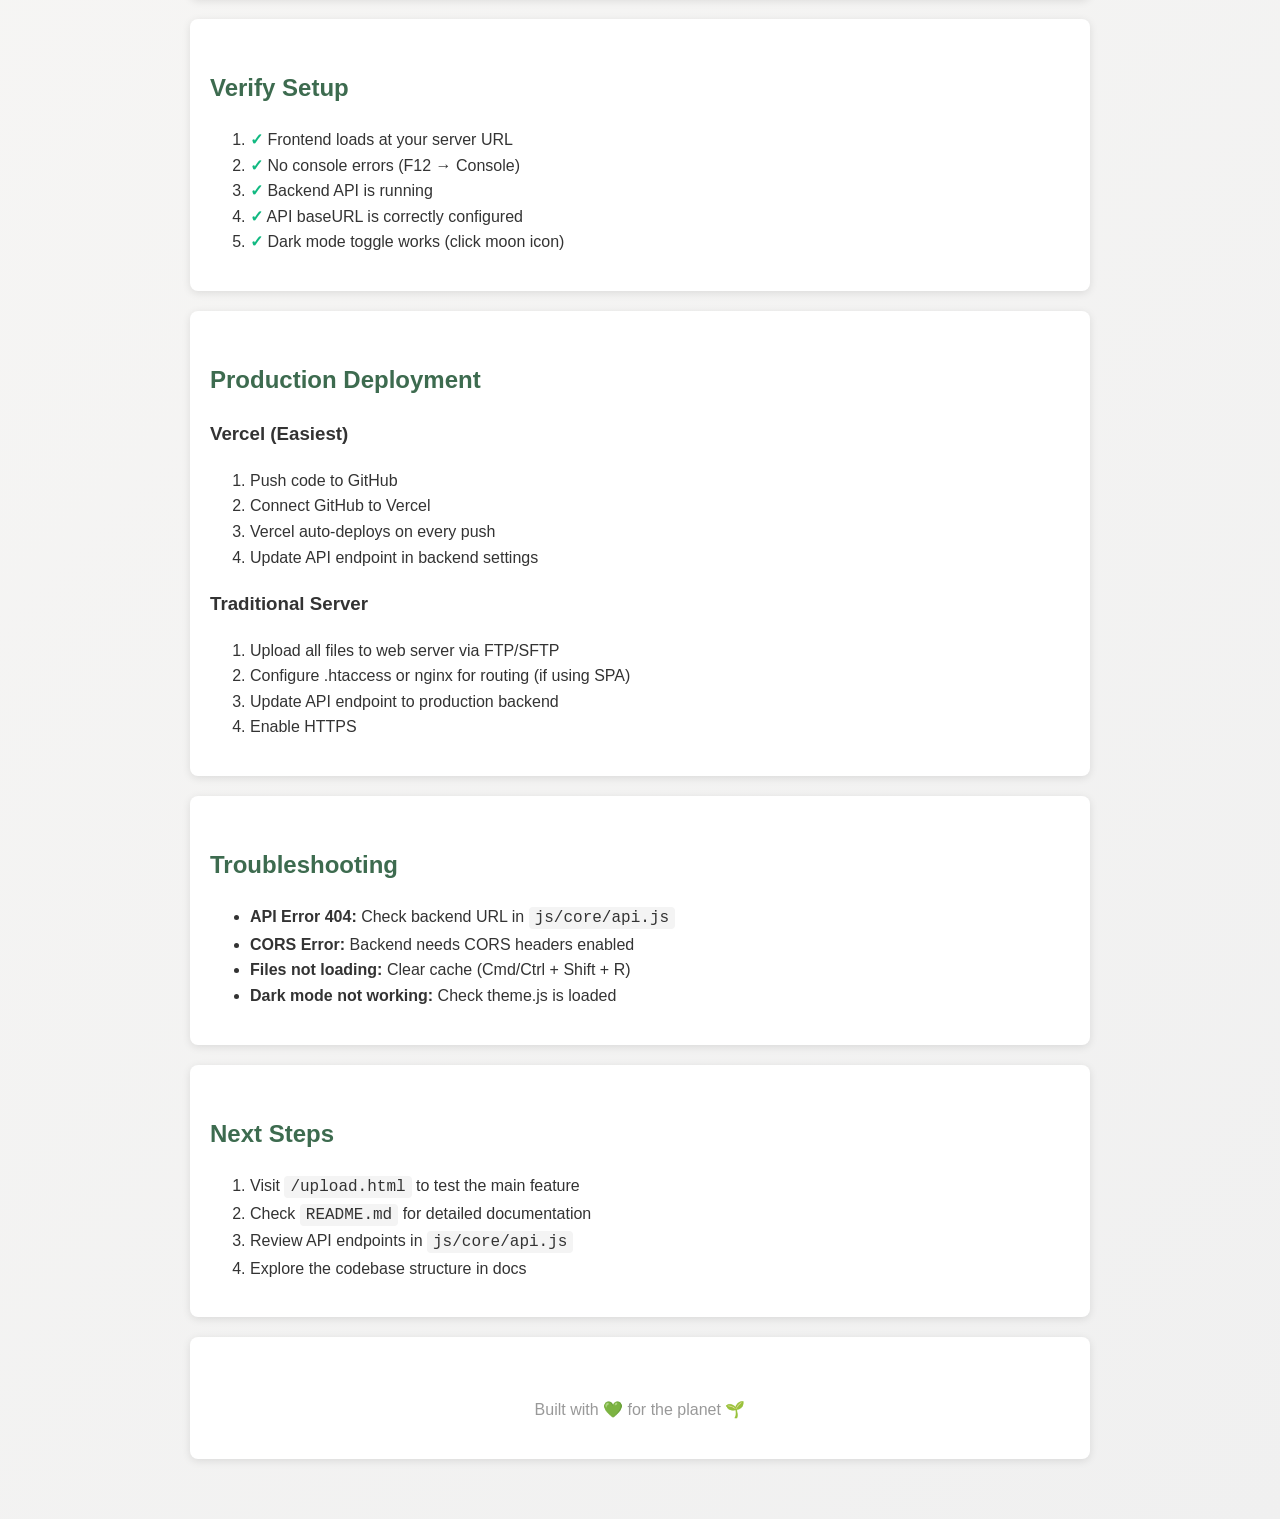
<file: smartsac-frontend/QUICKSTART.html>
<!DOCTYPE html>
<html>
<head>
  <title>Server Guide - SmartSac Frontend</title>
  <style>
    body {
      font-family: 'Segoe UI', Tahoma, Geneva, Verdana, sans-serif;
      max-width: 900px;
      margin: 40px auto;
      padding: 20px;
      line-height: 1.6;
      color: #333;
      background: linear-gradient(135deg, #f9f8f6, #f0f0f0);
    }
    h1 { color: #3d6b4f; border-bottom: 3px solid #3d6b4f; padding-bottom: 10px; }
    h2 { color: #3d6b4f; margin-top: 30px; }
    code { background: #f4f4f4; padding: 2px 6px; border-radius: 4px; font-family: 'Monaco', monospace; }
    pre { background: #2d3748; color: #fff; padding: 15px; border-radius: 8px; overflow-x: auto; }
    .section { background: white; padding: 20px; margin: 20px 0; border-radius: 8px; box-shadow: 0 2px 8px rgba(0,0,0,0.1); }
    .success { color: #10b981; font-weight: bold; }
    .warning { color: #f59e0b; font-weight: bold; }
    button {
      background: #3d6b4f;
      color: white;
      border: none;
      padding: 10px 20px;
      border-radius: 6px;
      cursor: pointer;
      font-size: 14px;
      margin: 5px;
    }
    button:hover { background: #2d5540; }
  </style>
</head>
<body>
  <h1>🌱 SmartSac Frontend - Quick Start</h1>

  <div class="section">
    <h2>Choose Your Server</h2>
    <p>Pick one of the following methods to serve the frontend:</p>

    <h3>Option 1: Live Server (VS Code) - Recommended for Development</h3>
    <ol>
      <li>Install the "Live Server" extension in VS Code</li>
      <li>Right-click <code>index.html</code> → "Open with Live Server"</li>
      <li>Browser will open at <code>http://localhost:5500</code></li>
      <li>Auto-refreshes on file changes</li>
    </ol>

    <h3>Option 2: Python (Built-in)</h3>
    <pre>cd path/to/smartsac-frontend
python -m http.server 8000</pre>
    <p>Visit: <code>http://localhost:8000</code></p>

    <h3>Option 3: Node.js</h3>
    <pre>npm install -g http-server
http-server .</pre>
    <p>Visit: <code>http://localhost:8080</code></p>

    <h3>Option 4: PHP (Built-in)</h3>
    <pre>php -S localhost:8000</pre>
    <p>Visit: <code>http://localhost:8000</code></p>

    <h3>Option 5: Node.js Express</h3>
    <pre>npm install express
node -e "require('express')().use(require('express').static('.')).listen(3000, () => console.log('Server at http://localhost:3000'))"</pre>
  </div>

  <div class="section">
    <h2>Configuration</h2>
    <p><span class="warning">Important:</span> Update the API endpoint in <code>js/core/api.js</code></p>
    <pre>const API_CONFIG = {
  baseURL: 'http://localhost:5000/api',  // Change this!
  timeout: 30000,
  headers: {
    'Content-Type': 'application/json',
  },
};</pre>
    <p>Make sure your backend is running on the same URL!</p>
  </div>

  <div class="section">
    <h2>Verify Setup</h2>
    <ol>
      <li><span class="success">✓</span> Frontend loads at your server URL</li>
      <li><span class="success">✓</span> No console errors (F12 → Console)</li>
      <li><span class="success">✓</span> Backend API is running</li>
      <li><span class="success">✓</span> API baseURL is correctly configured</li>
      <li><span class="success">✓</span> Dark mode toggle works (click moon icon)</li>
    </ol>
  </div>

  <div class="section">
    <h2>Production Deployment</h2>
    <h3>Vercel (Easiest)</h3>
    <ol>
      <li>Push code to GitHub</li>
      <li>Connect GitHub to Vercel</li>
      <li>Vercel auto-deploys on every push</li>
      <li>Update API endpoint in backend settings</li>
    </ol>

    <h3>Traditional Server</h3>
    <ol>
      <li>Upload all files to web server via FTP/SFTP</li>
      <li>Configure .htaccess or nginx for routing (if using SPA)</li>
      <li>Update API endpoint to production backend</li>
      <li>Enable HTTPS</li>
    </ol>
  </div>

  <div class="section">
    <h2>Troubleshooting</h2>
    <ul>
      <li><strong>API Error 404:</strong> Check backend URL in <code>js/core/api.js</code></li>
      <li><strong>CORS Error:</strong> Backend needs CORS headers enabled</li>
      <li><strong>Files not loading:</strong> Clear cache (Cmd/Ctrl + Shift + R)</li>
      <li><strong>Dark mode not working:</strong> Check theme.js is loaded</li>
    </ul>
  </div>

  <div class="section">
    <h2>Next Steps</h2>
    <ol>
      <li>Visit <code>/upload.html</code> to test the main feature</li>
      <li>Check <code>README.md</code> for detailed documentation</li>
      <li>Review API endpoints in <code>js/core/api.js</code></li>
      <li>Explore the codebase structure in docs</li>
    </ol>
  </div>

  <div class="section">
    <p style="text-align: center; margin-top: 40px; color: #999;">
      Built with 💚 for the planet 🌱
    </p>
  </div>
</body>
</html>
</file>
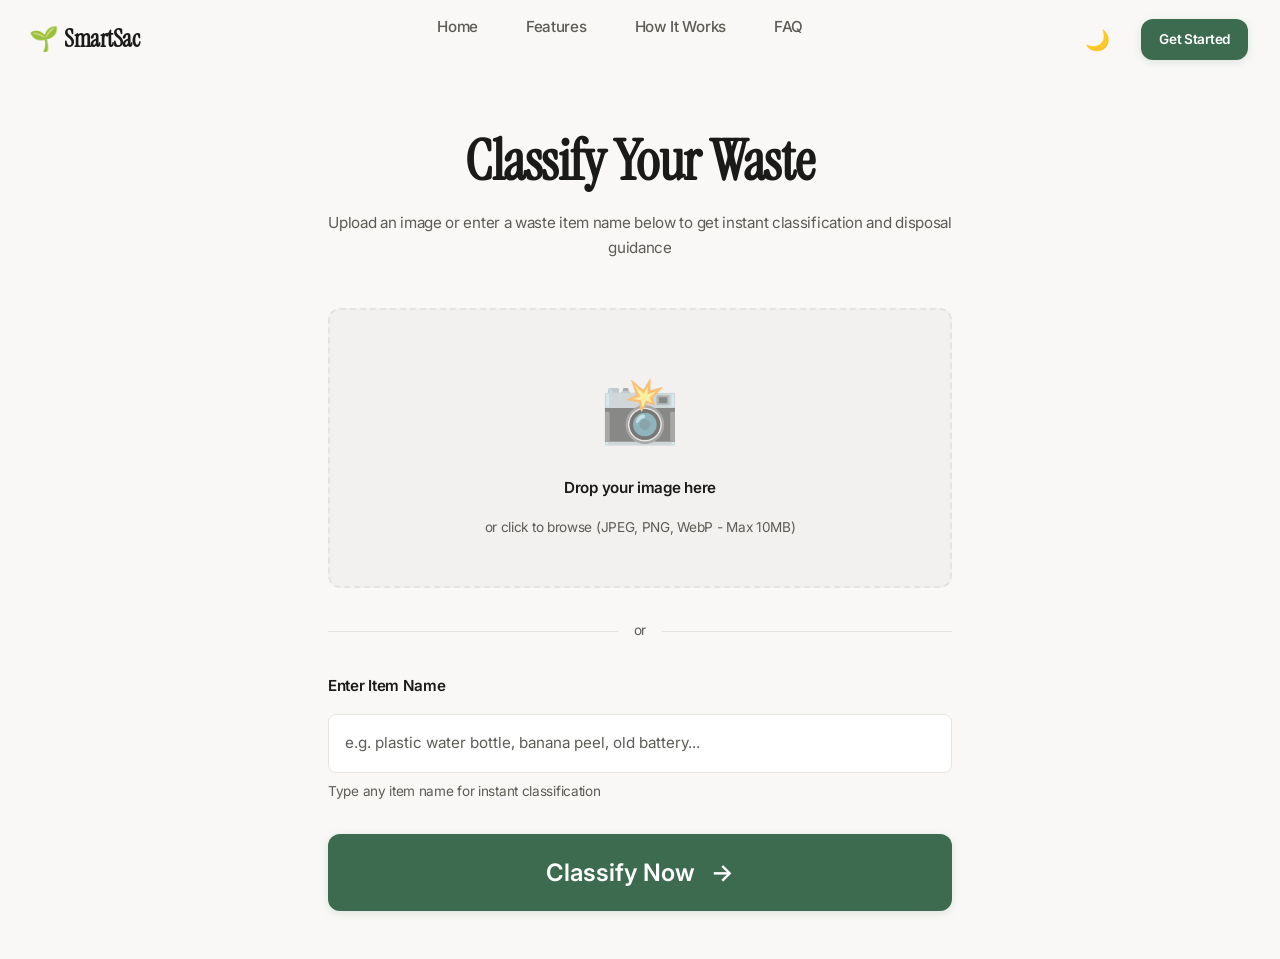
<file: smartsac-frontend/upload.html>
<!DOCTYPE html>
<html lang="en">
<head>
  <meta charset="UTF-8">
  <meta name="viewport" content="width=device-width, initial-scale=1.0">
  <title>Upload & Classify - SmartSac</title>
  
  <!-- Stylesheets -->
  <link rel="stylesheet" href="css/base.css">
  <link rel="stylesheet" href="css/components.css">
  <link rel="stylesheet" href="css/layout.css">
  <link rel="stylesheet" href="css/upload.css">
</head>
<body>
  <!-- Navbar -->
  <nav class="navbar"></nav>

  <!-- Main Content -->
  <main>
    <div class="upload-container">
      <div class="upload-header">
        <h1 class="upload-title">Classify Your Waste</h1>
        <p class="upload-subtitle">Upload an image or enter a waste item name below to get instant classification and disposal guidance</p>
      </div>

      <!-- Upload Zone -->
      <div class="upload-zone" id="upload-zone">
        <div class="upload-zone-empty">
          <div class="upload-icon">📸</div>
          <div class="upload-zone-primary">Drop your image here</div>
          <div class="upload-zone-secondary">or click to browse (JPEG, PNG, WebP - Max 10MB)</div>
        </div>
      </div>

      <input type="file" id="file-input" class="hidden-input" accept="image/jpeg,image/png,image/webp">

      <!-- Divider -->
      <div class="upload-divider">or</div>

      <!-- Text Input -->
      <div class="upload-text-section">
        <label class="upload-text-label">Enter Item Name</label>
        <input 
          type="text" 
          id="item-text-input" 
          class="upload-text-input" 
          placeholder="e.g. plastic water bottle, banana peel, old battery..."
          aria-label="Enter waste item name"
        >
        <div class="upload-text-hint">Type any item name for instant classification</div>
      </div>

      <!-- Submit Button -->
      <button id="submit-btn" class="upload-submit">
        <span>Classify Now</span>
        <span>→</span>
      </button>
    </div>
  </main>

  <!-- Scripts -->
  <script src="js/core/api.js"></script>
  <script src="js/core/auth.js"></script>
  <script src="js/core/router.js"></script>
  <script src="js/core/theme.js"></script>
  <script src="js/components/toast.js"></script>
  <script src="js/components/modal.js"></script>
  <script src="js/components/loader.js"></script>
  <script src="js/components/navbar.js"></script>
  <script src="js/utils/formatters.js"></script>
  <script src="js/utils/validators.js"></script>
  <script src="js/pages/upload.js"></script>
</body>
</html>
</file>
<file: smartsac-frontend/css/base.css>
/* ===== IMPORT FONTS ===== */
@import url('https://fonts.googleapis.com/css2?family=Instrument+Serif:ital@0;1&family=Inter:wght@300;400;500;600;700&family=Playfair+Display:wght@600;700&display=swap');

/* ===== CSS VARIABLES ===== */
:root {
  /* Colors - Light Mode */
  --color-bg-primary: #f9f8f6;
  --color-bg-secondary: #ffffff;
  --color-bg-surface: #f2f1ef;
  --color-text-primary: #1a1a18;
  --color-text-secondary: #5c5c57;
  --color-accent: #3d6b4f;
  --color-accent-light: #e8f0eb;
  --color-border: #e4e3e0;
  
  /* Accent Colors for Categories */
  --color-recyclable: #2d6a4f;
  --color-compostable: #52b788;
  --color-hazardous: #e63946;
  --color-reusable: #457b9d;
  --color-landfill: #6c757d;
  
  /* Status Colors */
  --color-success: #10b981;
  --color-error: #ef4444;
  --color-warning: #f59e0b;
  --color-info: #3b82f6;
  
  /* Typography */
  --font-serif: 'Instrument Serif', 'Playfair Display', serif;
  --font-sans: 'Inter', -apple-system, BlinkMacSystemFont, 'Segoe UI', sans-serif;
  
  /* Font Sizes (fluid with clamp) */
  --fs-h1: clamp(2rem, 5vw, 3.5rem);
  --fs-h2: clamp(1.75rem, 4vw, 2.5rem);
  --fs-h3: clamp(1.5rem, 3vw, 2rem);
  --fs-h4: clamp(1.25rem, 2.5vw, 1.5rem);
  --fs-body: clamp(0.95rem, 1vw, 1.125rem);
  --fs-sm: clamp(0.85rem, 0.9vw, 1rem);
  --fs-xs: 0.75rem;
  
  /* Spacing (8px base grid) */
  --spacing-xs: 4px;
  --spacing-sm: 8px;
  --spacing-md: 16px;
  --spacing-lg: 24px;
  --spacing-xl: 32px;
  --spacing-2xl: 48px;
  --spacing-3xl: 64px;
  --spacing-4xl: 96px;
  
  /* Shadows */
  --shadow-sm: 0 1px 2px rgba(0, 0, 0, 0.05);
  --shadow-md: 0 2px 8px rgba(0, 0, 0, 0.08);
  --shadow-lg: 0 2px 24px rgba(0, 0, 0, 0.06);
  --shadow-xl: 0 8px 48px rgba(0, 0, 0, 0.12);
  
  /* Border Radius */
  --radius-sm: 8px;
  --radius-md: 12px;
  --radius-lg: 16px;
  --radius-pill: 999px;
  
  /* Transitions */
  --transition: all 0.3s cubic-bezier(0.4, 0, 0.2, 1);
  --transition-fast: all 0.15s cubic-bezier(0.4, 0, 0.2, 1);
  --transition-slow: all 0.5s cubic-bezier(0.4, 0, 0.2, 1);
}

/* Dark Mode */
html[data-theme="dark"] {
  --color-bg-primary: #141412;
  --color-bg-secondary: #1e1e1b;
  --color-bg-surface: #2a2a26;
  --color-text-primary: #f0efe9;
  --color-text-secondary: #c5c5bf;
  --color-border: #3a3a34;
  --color-accent-light: #1a3d2b;
}

/* ===== CSS RESET ===== */
*,
*::before,
*::after {
  box-sizing: border-box;
  margin: 0;
  padding: 0;
}

/* ===== ROOT ELEMENT ===== */
html {
  scroll-behavior: smooth;
  scroll-padding-top: 80px;
  color-scheme: light dark;
}

/* ===== BODY ===== */
body {
  background-color: var(--color-bg-primary);
  color: var(--color-text-primary);
  font-family: var(--font-sans);
  font-size: var(--fs-body);
  line-height: 1.6;
  letter-spacing: -0.3px;
  transition: background-color 0.3s ease, color 0.3s ease;
  -webkit-font-smoothing: antialiased;
  -moz-osx-font-smoothing: grayscale;
}

/* ===== TYPOGRAPHY ===== */
h1,
h2,
h3,
h4,
h5,
h6 {
  font-family: var(--font-serif);
  font-weight: 600;
  line-height: 1.2;
  letter-spacing: -0.5px;
  color: var(--color-text-primary);
}

h1 {
  font-size: var(--fs-h1);
}

h2 {
  font-size: var(--fs-h2);
}

h3 {
  font-size: var(--fs-h3);
}

h4 {
  font-size: var(--fs-h4);
}

p {
  color: var(--color-text-secondary);
  margin-bottom: var(--spacing-md);
}

a {
  color: var(--color-accent);
  text-decoration: none;
  transition: var(--transition-fast);
}

a:hover {
  opacity: 0.8;
}

/* ===== LISTS ===== */
ul,
ol {
  margin-left: var(--spacing-lg);
  margin-bottom: var(--spacing-md);
}

li {
  margin-bottom: var(--spacing-sm);
}

/* ===== CODE ===== */
code,
pre {
  font-family: 'Monaco', 'Menlo', 'Ubuntu Mono', monospace;
  background-color: var(--color-bg-surface);
  border-radius: var(--radius-sm);
  padding: var(--spacing-sm) var(--spacing-md);
  font-size: var(--fs-xs);
  overflow-x: auto;
}

/* ===== SCROLLBAR STYLING ===== */
::-webkit-scrollbar {
  width: 8px;
  height: 8px;
}

::-webkit-scrollbar-track {
  background: var(--color-bg-primary);
}

::-webkit-scrollbar-thumb {
  background: var(--color-border);
  border-radius: 4px;
}

::-webkit-scrollbar-thumb:hover {
  background: var(--color-text-secondary);
}

/* ===== SELECTION ===== */
::selection {
  background-color: var(--color-accent);
  color: white;
}

/* ===== IMAGES ===== */
img,
picture,
video,
canvas,
svg {
  display: block;
  max-width: 100%;
}

/* ===== FORM ELEMENTS ===== */
input,
textarea,
select {
  font-family: inherit;
  font-size: inherit;
  line-height: inherit;
}

input,
textarea,
select,
button {
  border: none;
}

/* ===== TABLES ===== */
table {
  width: 100%;
  border-collapse: collapse;
  margin-bottom: var(--spacing-lg);
}

th,
td {
  padding: var(--spacing-md);
  text-align: left;
  border-bottom: 1px solid var(--color-border);
}

th {
  background-color: var(--color-bg-surface);
  font-weight: 600;
}

/* ===== FOCUS STATES ===== */
button:focus,
input:focus,
textarea:focus,
select:focus,
a:focus {
  outline: 2px solid var(--color-accent);
  outline-offset: 2px;
}

/* ===== ANIMATIONS ===== */
@keyframes slideUp {
  from {
    opacity: 0;
    transform: translateY(24px);
  }
  to {
    opacity: 1;
    transform: translateY(0);
  }
}

@keyframes slideDown {
  from {
    opacity: 0;
    transform: translateY(-24px);
  }
  to {
    opacity: 1;
    transform: translateY(0);
  }
}

@keyframes slideInRight {
  from {
    opacity: 0;
    transform: translateX(24px);
  }
  to {
    opacity: 1;
    transform: translateX(0);
  }
}

@keyframes fadeIn {
  from {
    opacity: 0;
  }
  to {
    opacity: 1;
  }
}

@keyframes spin {
  from {
    transform: rotate(0deg);
  }
  to {
    transform: rotate(360deg);
  }
}

@keyframes float {
  0%,
  100% {
    transform: translateY(0);
  }
  50% {
    transform: translateY(-12px);
  }
}

@keyframes pulse {
  0%,
  100% {
    opacity: 1;
  }
  50% {
    opacity: 0.5;
  }
}

@keyframes shimmer {
  0% {
    background-position: -1000px 0;
  }
  100% {
    background-position: 1000px 0;
  }
}

/* ===== UTILITY ANIMATION CLASSES ===== */
.animate-slideUp {
  animation: slideUp 0.6s cubic-bezier(0.34, 1.56, 0.64, 1);
}

.animate-slideDown {
  animation: slideDown 0.4s ease-out;
}

.animate-slideInRight {
  animation: slideInRight 0.4s ease-out;
}

.animate-fadeIn {
  animation: fadeIn 0.3s ease-out;
}

.animate-spin {
  animation: spin 1s linear infinite;
}

.animate-float {
  animation: float 4s ease-in-out infinite;
}

.animate-pulse {
  animation: pulse 2s cubic-bezier(0.4, 0, 0.6, 1) infinite;
}

/* ===== PREFERS REDUCED MOTION ===== */
@media (prefers-reduced-motion: reduce) {
  *,
  *::before,
  *::after {
    animation-duration: 0.01ms !important;
    animation-iteration-count: 1 !important;
    transition-duration: 0.01ms !important;
    scroll-behavior: auto !important;
  }
}

/* ===== RESPONSIVE TYPOGRAPHY ===== */
@media (max-width: 480px) {
  :root {
    --fs-h1: clamp(1.5rem, 4vw, 2rem);
    --fs-h2: clamp(1.25rem, 3.5vw, 1.75rem);
    --fs-h3: clamp(1.125rem, 3vw, 1.5rem);
    --fs-body: clamp(0.9rem, 1vw, 1rem);
  }
  
  h1,
  h2,
  h3,
  h4,
  h5,
  h6 {
    margin-top: var(--spacing-lg);
    margin-bottom: var(--spacing-md);
  }
}
</file>
<file: smartsac-frontend/css/components.css>
/* ===== BUTTONS ===== */
.btn {
  display: inline-flex;
  align-items: center;
  justify-content: center;
  gap: var(--spacing-sm);
  padding: var(--spacing-md) var(--spacing-lg);
  font-size: var(--fs-body);
  font-weight: 600;
  border-radius: var(--radius-md);
  cursor: pointer;
  transition: var(--transition-fast);
  text-decoration: none;
  white-space: nowrap;
  border: 2px solid transparent;
  font-family: var(--font-sans);
}

/* Primary Button */
.btn-primary {
  background-color: var(--color-accent);
  color: white;
  box-shadow: 0 2px 8px rgba(61, 107, 79, 0.15);
}

.btn-primary:hover {
  transform: translateY(-2px);
  box-shadow: 0 4px 16px rgba(61, 107, 79, 0.25);
}

.btn-primary:active {
  transform: translateY(0);
}

/* Secondary Button */
.btn-secondary {
  background-color: var(--color-bg-surface);
  color: var(--color-text-primary);
  border: 2px solid var(--color-border);
}

.btn-secondary:hover {
  background-color: var(--color-bg-primary);
  border-color: var(--color-accent);
}

/* Ghost Button */
.btn-ghost {
  background-color: transparent;
  color: var(--color-accent);
  border: 2px solid var(--color-accent);
}

.btn-ghost:hover {
  background-color: var(--color-accent-light);
}

/* Danger Button */
.btn-danger {
  background-color: var(--color-error);
  color: white;
}

.btn-danger:hover {
  opacity: 0.9;
}

/* Sizes */
.btn-sm {
  padding: var(--spacing-sm) var(--spacing-md);
  font-size: var(--fs-sm);
}

.btn-lg {
  padding: var(--spacing-lg) var(--spacing-2xl);
  font-size: var(--fs-h4);
}

.btn-full {
  width: 100%;
}

/* Loading State */
.btn:disabled,
.btn.loading {
  opacity: 0.6;
  cursor: not-allowed;
  pointer-events: none;
}

.btn.loading {
  opacity: 1;
}

/* ===== CARDS ===== */
.card {
  background-color: var(--color-bg-secondary);
  border: 1px solid var(--color-border);
  border-radius: var(--radius-md);
  padding: var(--spacing-xl);
  box-shadow: var(--shadow-sm);
  transition: var(--transition);
}

.card:hover {
  box-shadow: var(--shadow-md);
  border-color: var(--color-accent);
}

.card.interactive {
  cursor: pointer;
}

.card.interactive:hover {
  transform: translateY(-4px);
  box-shadow: var(--shadow-lg);
}

.card-header {
  margin-bottom: var(--spacing-lg);
  padding-bottom: var(--spacing-lg);
  border-bottom: 1px solid var(--color-border);
}

.card-body {
  margin-bottom: var(--spacing-lg);
}

.card-footer {
  padding-top: var(--spacing-lg);
  border-top: 1px solid var(--color-border);
}

/* ===== BADGES ===== */
.badge {
  display: inline-flex;
  align-items: center;
  gap: var(--spacing-sm);
  padding: var(--spacing-sm) var(--spacing-md);
  font-size: var(--fs-xs);
  font-weight: 600;
  border-radius: var(--radius-pill);
  background-color: var(--color-accent-light);
  color: var(--color-accent);
  white-space: nowrap;
}

.badge-success {
  background-color: rgba(16, 185, 129, 0.1);
  color: var(--color-success);
}

.badge-error {
  background-color: rgba(239, 68, 68, 0.1);
  color: var(--color-error);
}

.badge-warning {
  background-color: rgba(245, 158, 11, 0.1);
  color: var(--color-warning);
}

.badge-info {
  background-color: rgba(59, 130, 246, 0.1);
  color: var(--color-info);
}

.badge-recyclable {
  background-color: rgba(45, 106, 79, 0.1);
  color: var(--color-recyclable);
}

.badge-compostable {
  background-color: rgba(82, 183, 136, 0.1);
  color: var(--color-compostable);
}

.badge-hazardous {
  background-color: rgba(230, 57, 70, 0.1);
  color: var(--color-hazardous);
}

.badge-reusable {
  background-color: rgba(69, 123, 157, 0.1);
  color: var(--color-reusable);
}

.badge-landfill {
  background-color: rgba(108, 117, 125, 0.1);
  color: var(--color-landfill);
}

/* ===== INPUTS & FORMS ===== */
.form-group {
  margin-bottom: var(--spacing-lg);
}

label {
  display: block;
  margin-bottom: var(--spacing-sm);
  font-weight: 500;
  color: var(--color-text-primary);
}

input,
textarea,
select {
  width: 100%;
  padding: var(--spacing-md);
  font-size: var(--fs-body);
  border: 1px solid var(--color-border);
  border-radius: var(--radius-sm);
  background-color: var(--color-bg-secondary);
  color: var(--color-text-primary);
  transition: var(--transition-fast);
}

input:focus,
textarea:focus,
select:focus {
  border-color: var(--color-accent);
  box-shadow: 0 0 0 3px rgba(61, 107, 79, 0.1);
}

textarea {
  resize: vertical;
  min-height: 120px;
  font-family: var(--font-sans);
}

input::placeholder,
textarea::placeholder {
  color: var(--color-text-secondary);
}

/* Error State */
.form-group.error input,
.form-group.error textarea,
.form-group.error select {
  border-color: var(--color-error);
}

.form-group.error input:focus,
.form-group.error textarea:focus,
.form-group.error select:focus {
  box-shadow: 0 0 0 3px rgba(239, 68, 68, 0.1);
}

.error-message {
  display: block;
  margin-top: var(--spacing-sm);
  color: var(--color-error);
  font-size: var(--fs-xs);
  font-weight: 500;
}

/* ===== TOASTS ===== */
.toast-container {
  position: fixed;
  bottom: var(--spacing-lg);
  right: var(--spacing-lg);
  z-index: 9999;
  display: flex;
  flex-direction: column;
  gap: var(--spacing-md);
  max-width: 400px;
}

.toast {
  display: flex;
  align-items: flex-start;
  gap: var(--spacing-md);
  padding: var(--spacing-md) var(--spacing-lg);
  border-radius: var(--radius-md);
  box-shadow: var(--shadow-lg);
  animation: slideInRight 0.3s ease-out;
  background-color: var(--color-bg-secondary);
  border-left: 4px solid var(--color-info);
}

.toast.success {
  border-left-color: var(--color-success);
}

.toast.error {
  border-left-color: var(--color-error);
}

.toast.warning {
  border-left-color: var(--color-warning);
}

.toast-content {
  flex: 1;
}

.toast-title {
  font-weight: 600;
  color: var(--color-text-primary);
  margin-bottom: var(--spacing-xs);
}

.toast-message {
  color: var(--color-text-secondary);
  font-size: var(--fs-sm);
}

.toast-close {
  flex-shrink: 0;
  background: none;
  border: none;
  cursor: pointer;
  color: var(--color-text-secondary);
  font-size: var(--fs-body);
  line-height: 1;
  transition: var(--transition-fast);
}

.toast-close:hover {
  color: var(--color-text-primary);
}

/* ===== MODALS ===== */
.modal-overlay {
  position: fixed;
  top: 0;
  left: 0;
  right: 0;
  bottom: 0;
  background-color: rgba(0, 0, 0, 0.5);
  display: flex;
  align-items: center;
  justify-content: center;
  z-index: 9998;
  animation: fadeIn 0.3s ease-out;
  backdrop-filter: blur(4px);
}

.modal {
  background-color: var(--color-bg-secondary);
  border-radius: var(--radius-lg);
  box-shadow: var(--shadow-xl);
  max-width: 600px;
  width: 90%;
  max-height: 90vh;
  overflow-y: auto;
  animation: slideUp 0.3s cubic-bezier(0.34, 1.56, 0.64, 1);
  transform-origin: center;
}

.modal-header {
  display: flex;
  align-items: center;
  justify-content: space-between;
  padding: var(--spacing-lg) var(--spacing-xl);
  border-bottom: 1px solid var(--color-border);
}

.modal-title {
  font-size: var(--fs-h3);
  font-family: var(--font-serif);
  color: var(--color-text-primary);
  margin: 0;
}

.modal-close {
  background: none;
  border: none;
  cursor: pointer;
  color: var(--color-text-secondary);
  font-size: var(--fs-h3);
  line-height: 1;
  transition: var(--transition-fast);
}

.modal-close:hover {
  color: var(--color-text-primary);
}

.modal-body {
  padding: var(--spacing-xl);
}

.modal-footer {
  display: flex;
  gap: var(--spacing-md);
  padding: var(--spacing-xl);
  border-top: 1px solid var(--color-border);
  justify-content: flex-end;
}

/* ===== LOADERS ===== */
.loader-overlay {
  position: fixed;
  top: 0;
  left: 0;
  right: 0;
  bottom: 0;
  background-color: rgba(0, 0, 0, 0.3);
  display: flex;
  align-items: center;
  justify-content: center;
  z-index: 10000;
  backdrop-filter: blur(4px);
}

.loader-ring {
  width: 50px;
  height: 50px;
  border: 4px solid var(--color-border);
  border-top-color: var(--color-accent);
  border-radius: 50%;
  animation: spin 1s linear infinite;
}

.loader-text {
  margin-top: var(--spacing-md);
  color: var(--color-text-secondary);
  font-size: var(--fs-body);
}

/* ===== PILLS / TAGS ===== */
.pill {
  display: inline-flex;
  align-items: center;
  gap: var(--spacing-sm);
  padding: var(--spacing-sm) var(--spacing-md);
  background-color: var(--color-accent-light);
  color: var(--color-accent);
  border-radius: var(--radius-pill);
  font-size: var(--fs-sm);
  font-weight: 500;
  border: 1px solid transparent;
  transition: var(--transition-fast);
}

.pill:hover {
  border-color: var(--color-accent);
}

/* ===== DIVIDERS ===== */
.divider {
  display: flex;
  align-items: center;
  margin: var(--spacing-lg) 0;
  color: var(--color-text-secondary);
  font-size: var(--fs-sm);
  gap: var(--spacing-md);
}

.divider::before,
.divider::after {
  content: '';
  flex: 1;
  height: 1px;
  background-color: var(--color-border);
}

/* ===== PROGRESS BAR ===== */
.progress {
  width: 100%;
  height: 8px;
  background-color: var(--color-bg-surface);
  border-radius: 4px;
  overflow: hidden;
}

.progress-bar {
  height: 100%;
  background-color: var(--color-accent);
  border-radius: 4px;
  transition: width 0.4s ease-out;
}

.progress-bar.success {
  background-color: var(--color-success);
}

.progress-bar.error {
  background-color: var(--color-error);
}

.progress-bar.warning {
  background-color: var(--color-warning);
}

/* ===== CIRCULAR PROGRESS ===== */
.circular-progress {
  width: 120px;
  height: 120px;
  position: relative;
}

.circular-progress svg {
  width: 100%;
  height: 100%;
  transform: rotate(-90deg);
}

.circular-progress-circle {
  stroke-width: 8;
  fill: none;
  stroke-dasharray: 282.7;
  stroke-dashoffset: 282.7;
  transition: stroke-dashoffset 0.6s ease-out;
}

.circular-progress-text {
  position: absolute;
  top: 50%;
  left: 50%;
  transform: translate(-50%, -50%);
  font-size: var(--fs-h3);
  font-weight: 700;
  font-family: var(--font-serif);
  color: var(--color-text-primary);
}

.circular-progress-label {
  position: absolute;
  bottom: 0;
  left: 50%;
  transform: translateX(-50%);
  font-size: var(--fs-xs);
  color: var(--color-text-secondary);
  font-weight: 500;
  white-space: nowrap;
}

/* ===== EMPTY STATE ===== */
.empty-state {
  display: flex;
  flex-direction: column;
  align-items: center;
  justify-content: center;
  padding: var(--spacing-3xl) var(--spacing-xl);
  text-align: center;
  color: var(--color-text-secondary);
}

.empty-state-icon {
  font-size: 64px;
  margin-bottom: var(--spacing-lg);
  opacity: 0.5;
}

.empty-state-title {
  font-size: var(--fs-h3);
  font-family: var(--font-serif);
  color: var(--color-text-primary);
  margin-bottom: var(--spacing-md);
}

.empty-state-description {
  margin-bottom: var(--spacing-lg);
  max-width: 400px;
}

/* ===== RESPONSIVE ===== */
@media (max-width: 768px) {
  .btn {
    padding: var(--spacing-md) var(--spacing-lg);
  }
  
  .card {
    padding: var(--spacing-lg);
  }
  
  .toast-container {
    left: var(--spacing-lg);
    right: var(--spacing-lg);
    bottom: var(--spacing-lg);
    max-width: none;
  }
  
  .modal {
    width: 95%;
  }
}
</file>
<file: smartsac-frontend/css/layout.css>
/* ===== NAVBAR ===== */
.navbar {
  position: fixed;
  top: 0;
  left: 0;
  right: 0;
  height: 80px;
  background-color: rgba(249, 248, 246, 0.92);
  border-bottom: 1px solid transparent;
  display: flex;
  align-items: center;
  justify-content: space-between;
  padding: 0 var(--spacing-xl);
  z-index: 1000;
  transition: var(--transition);
  backdrop-filter: blur(16px);
}

html[data-theme="dark"] .navbar {
  background-color: rgba(20, 20, 18, 0.92);
}

.navbar.scrolled {
  border-bottom-color: var(--color-border);
  box-shadow: var(--shadow-sm);
}

/* Navbar Logo */
.navbar-logo {
  display: flex;
  align-items: center;
  gap: var(--spacing-sm);
  font-family: var(--font-serif);
  font-size: var(--fs-h4);
  font-weight: 700;
  color: var(--color-text-primary);
  text-decoration: none;
  letter-spacing: -0.5px;
}

.navbar-logo-icon {
  width: 24px;
  height: 24px;
  display: flex;
  align-items: center;
  justify-content: center;
  color: var(--color-accent);
}

/* Navbar Navigation */
.navbar-nav {
  display: flex;
  align-items: center;
  gap: var(--spacing-2xl);
  list-style: none;
}

.navbar-nav a {
  color: var(--color-text-secondary);
  font-weight: 500;
  transition: var(--transition-fast);
  position: relative;
}

.navbar-nav a:hover,
.navbar-nav a.active {
  color: var(--color-accent);
}

.navbar-nav a.active::after {
  content: '';
  position: absolute;
  bottom: -8px;
  left: 0;
  right: 0;
  height: 2px;
  background-color: var(--color-accent);
}

/* Navbar Right */
.navbar-right {
  display: flex;
  align-items: center;
  gap: var(--spacing-lg);
}

.theme-toggle {
  background: none;
  border: none;
  cursor: pointer;
  font-size: 20px;
  color: var(--color-text-primary);
  transition: var(--transition-fast);
  display: flex;
  align-items: center;
  justify-content: center;
  width: 40px;
  height: 40px;
  border-radius: var(--radius-sm);
}

.theme-toggle:hover {
  background-color: var(--color-bg-surface);
}

/* Mobile Hamburger */
.navbar-hamburger {
  display: none;
  background: none;
  border: none;
  cursor: pointer;
  color: var(--color-text-primary);
  font-size: 24px;
  transition: var(--transition-fast);
}

/* Mobile Menu */
.navbar-menu {
  display: none;
  position: absolute;
  top: 80px;
  left: 0;
  right: 0;
  background-color: var(--color-bg-secondary);
  border-bottom: 1px solid var(--color-border);
  flex-direction: column;
  gap: var(--spacing-md);
  padding: var(--spacing-lg);
  z-index: 999;
  animation: slideDown 0.3s ease-out;
}

.navbar-menu.active {
  display: flex;
}

/* ===== SIDEBAR ===== */
.sidebar {
  position: fixed;
  left: 0;
  top: 0;
  width: 240px;
  height: 100vh;
  background-color: var(--color-bg-secondary);
  border-right: 1px solid var(--color-border);
  display: flex;
  flex-direction: column;
  padding: var(--spacing-xl) var(--spacing-lg);
  z-index: 999;
  padding-top: 120px;
  overflow-y: auto;
}

.sidebar-logo {
  display: flex;
  align-items: center;
  gap: var(--spacing-sm);
  font-family: var(--font-serif);
  font-size: var(--fs-h4);
  font-weight: 700;
  color: var(--color-text-primary);
  text-decoration: none;
  margin-bottom: var(--spacing-2xl);
  padding: 0 var(--spacing-md);
}

.sidebar-logo-icon {
  width: 24px;
  height: 24px;
  color: var(--color-accent);
}

.sidebar-nav {
  list-style: none;
  flex: 1;
  margin-bottom: var(--spacing-2xl);
}

.sidebar-nav-item {
  margin-bottom: var(--spacing-sm);
}

.sidebar-nav-link {
  display: flex;
  align-items: center;
  gap: var(--spacing-md);
  padding: var(--spacing-md);
  color: var(--color-text-secondary);
  border-radius: var(--radius-sm);
  transition: var(--transition-fast);
  font-weight: 500;
  text-decoration: none;
}

.sidebar-nav-link:hover {
  background-color: var(--color-bg-surface);
  color: var(--color-text-primary);
}

.sidebar-nav-link.active {
  background-color: var(--color-accent-light);
  color: var(--color-accent);
}

.sidebar-nav-icon {
  width: 20px;
  height: 20px;
  display: flex;
  align-items: center;
  justify-content: center;
}

.sidebar-user {
  display: flex;
  align-items: center;
  gap: var(--spacing-md);
  padding: var(--spacing-md);
  border-top: 1px solid var(--color-border);
  border-radius: var(--radius-sm);
  cursor: pointer;
  transition: var(--transition-fast);
}

.sidebar-user:hover {
  background-color: var(--color-bg-surface);
}

.sidebar-avatar {
  width: 40px;
  height: 40px;
  border-radius: 50%;
  background-color: var(--color-accent);
  display: flex;
  align-items: center;
  justify-content: center;
  color: white;
  font-weight: 700;
  font-size: var(--fs-body);
}

.sidebar-user-info {
  flex: 1;
  min-width: 0;
}

.sidebar-user-name {
  font-weight: 600;
  color: var(--color-text-primary);
  font-size: var(--fs-sm);
  white-space: nowrap;
  overflow: hidden;
  text-overflow: ellipsis;
}

.sidebar-user-email {
  font-size: var(--fs-xs);
  color: var(--color-text-secondary);
  white-space: nowrap;
  overflow: hidden;
  text-overflow: ellipsis;
}

/* ===== MAIN CONTENT ===== */
main {
  margin-top: 80px;
}

.page-with-sidebar main {
  margin-left: 240px;
}

.page-content {
  padding: var(--spacing-2xl) var(--spacing-2xl);
  max-width: 1400px;
  margin: 0 auto;
  min-height: calc(100vh - 80px);
}

.page-header {
  margin-bottom: var(--spacing-2xl);
}

.page-title {
  font-size: var(--fs-h1);
  font-family: var(--font-serif);
  margin-bottom: var(--spacing-md);
}

.page-description {
  color: var(--color-text-secondary);
  font-size: var(--fs-body);
}

/* ===== FOOTER ===== */
.footer {
  background-color: var(--color-text-primary);
  color: white;
  padding: var(--spacing-3xl) var(--spacing-2xl);
  margin-top: var(--spacing-3xl);
}

.footer-content {
  max-width: 1400px;
  margin: 0 auto;
  display: grid;
  grid-template-columns: repeat(4, 1fr);
  gap: var(--spacing-2xl);
  margin-bottom: var(--spacing-2xl);
}

.footer-section h4 {
  color: white;
  margin-bottom: var(--spacing-lg);
  font-size: var(--fs-h4);
}

.footer-section ul {
  list-style: none;
  margin: 0;
}

.footer-section li {
  margin-bottom: var(--spacing-md);
}

.footer-section a {
  color: rgba(255, 255, 255, 0.7);
  font-weight: 500;
  transition: var(--transition-fast);
}

.footer-section a:hover {
  color: white;
}

.footer-logo-section {
  margin-bottom: var(--spacing-md);
}

.footer-logo {
  display: flex;
  align-items: center;
  gap: var(--spacing-sm);
  font-family: var(--font-serif);
  font-size: var(--fs-h4);
  font-weight: 700;
  color: white;
  margin-bottom: var(--spacing-md);
}

.footer-logo-icon {
  color: var(--color-accent);
}

.footer-tagline {
  font-size: var(--fs-sm);
  color: rgba(255, 255, 255, 0.7);
  line-height: 1.6;
}

.footer-bottom {
  padding-top: var(--spacing-2xl);
  border-top: 1px solid rgba(255, 255, 255, 0.1);
  display: flex;
  justify-content: space-between;
  align-items: center;
  font-size: var(--fs-sm);
  color: rgba(255, 255, 255, 0.6);
}

/* ===== GRID SYSTEMS ===== */
.grid {
  display: grid;
  gap: var(--spacing-lg);
}

.grid-2 {
  grid-template-columns: repeat(2, 1fr);
}

.grid-3 {
  grid-template-columns: repeat(3, 1fr);
}

.grid-4 {
  grid-template-columns: repeat(4, 1fr);
}

.grid-6 {
  grid-template-columns: repeat(6, 1fr);
}

/* ===== FLEX LAYOUTS ===== */
.flex {
  display: flex;
}

.flex-col {
  flex-direction: column;
}

.flex-center {
  align-items: center;
  justify-content: center;
}

.flex-between {
  align-items: center;
  justify-content: space-between;
}

.flex-gap {
  gap: var(--spacing-md);
}

.flex-gap-lg {
  gap: var(--spacing-lg);
}

/* ===== SECTIONS ===== */
section {
  padding: var(--spacing-3xl) 0;
}

section.dark {
  background-color: var(--color-text-primary);
  color: white;
}

section.dark h2,
section.dark h3,
section.dark h4 {
  color: white;
}

section.dark p {
  color: rgba(255, 255, 255, 0.8);
}

/* ===== CONTAINER ===== */
.container {
  max-width: 1400px;
  margin: 0 auto;
  padding: 0 var(--spacing-2xl);
}

/* ===== SPACING UTILITIES ===== */
.mt-xs { margin-top: var(--spacing-xs); }
.mt-sm { margin-top: var(--spacing-sm); }
.mt-md { margin-top: var(--spacing-md); }
.mt-lg { margin-top: var(--spacing-lg); }
.mt-xl { margin-top: var(--spacing-xl); }
.mt-2xl { margin-top: var(--spacing-2xl); }

.mb-xs { margin-bottom: var(--spacing-xs); }
.mb-sm { margin-bottom: var(--spacing-sm); }
.mb-md { margin-bottom: var(--spacing-md); }
.mb-lg { margin-bottom: var(--spacing-lg); }
.mb-xl { margin-bottom: var(--spacing-xl); }
.mb-2xl { margin-bottom: var(--spacing-2xl); }

.p-md { padding: var(--spacing-md); }
.p-lg { padding: var(--spacing-lg); }
.p-xl { padding: var(--spacing-xl); }

/* ===== TEXT UTILITIES ===== */
.text-center { text-align: center; }
.text-right { text-align: right; }
.text-muted { color: var(--color-text-secondary); }
.text-accent { color: var(--color-accent); }

/* ===== RESPONSIVE ===== */
@media (max-width: 1024px) {
  .sidebar {
    width: 80px;
    padding-top: 100px;
    align-items: center;
  }
  
  .sidebar-logo,
  .sidebar-nav-link span {
    display: none;
  }
  
  .sidebar-nav-link {
    justify-content: center;
    padding: var(--spacing-md);
  }
  
  .sidebar-user {
    flex-direction: column;
    width: 60px;
    justify-content: center;
  }
  
  .sidebar-user-info {
    display: none;
  }
  
  .page-with-sidebar main {
    margin-left: 80px;
  }
  
  .grid-6,
  .grid-4 {
    grid-template-columns: repeat(2, 1fr);
  }
}

@media (max-width: 768px) {
  .navbar {
    padding: 0 var(--spacing-lg);
  }
  
  .navbar-nav {
    display: none;
  }
  
  .navbar-hamburger {
    display: block;
  }
  
  .navbar-menu {
    display: none;
  }
  
  .navbar-menu.active {
    display: flex;
  }
  
  .sidebar {
    position: fixed;
    left: 0;
    top: 80px;
    width: 100%;
    height: auto;
    border-right: none;
    border-bottom: 1px solid var(--color-border);
    padding: var(--spacing-lg);
    flex-direction: row;
    overflow-y: visible;
    z-index: 999;
  }
  
  .sidebar-logo {
    display: none;
  }
  
  .sidebar-nav {
    display: flex;
    gap: var(--spacing-md);
    margin-bottom: 0;
    flex: 1;
  }
  
  .sidebar-nav-item {
    margin-bottom: 0;
  }
  
  .sidebar-nav-link {
    padding: var(--spacing-md) var(--spacing-lg);
    font-size: var(--fs-sm);
  }
  
  .sidebar-user {
    border-top: none;
    padding: var(--spacing-md) var(--spacing-lg);
  }
  
  .page-with-sidebar main {
    margin-left: 0;
    margin-top: 0;
  }
  
  .page-content {
    padding: var(--spacing-lg) var(--spacing-lg);
  }
  
  .grid-2,
  .grid-3,
  .grid-4,
  .grid-6 {
    grid-template-columns: 1fr;
  }
  
  .footer-content {
    grid-template-columns: 1fr;
    gap: var(--spacing-lg);
  }
  
  .footer-bottom {
    flex-direction: column;
    gap: var(--spacing-md);
  }
}

@media (max-width: 480px) {
  .navbar {
    height: 70px;
    padding: 0 var(--spacing-md);
  }
  
  .navbar-logo {
    font-size: var(--fs-h4);
  }
  
  .navbar-right {
    gap: var(--spacing-sm);
  }
  
  .page-content {
    padding: var(--spacing-lg) var(--spacing-md);
    min-height: calc(100vh - 70px);
  }
  
  main {
    margin-top: 70px;
  }
  
  section {
    padding: var(--spacing-2xl) 0;
  }
}
</file>
<file: smartsac-frontend/css/landing.css>
/* ===== LANDING PAGE HERO ===== */
.hero {
  display: grid;
  grid-template-columns: 60% 40%;
  gap: var(--spacing-2xl);
  align-items: center;
  min-height: 100dvh;
  padding: var(--spacing-3xl) var(--spacing-2xl);
  background: linear-gradient(135deg, var(--color-bg-primary) 0%, var(--color-bg-surface) 100%);
  position: relative;
  overflow: hidden;
}

.hero-left {
  z-index: 10;
}

.hero-badge {
  display: inline-block;
  margin-bottom: var(--spacing-lg);
  animation: slideUp 0.6s cubic-bezier(0.34, 1.56, 0.64, 1) backwards;
  animation-delay: 0.1s;
}

.hero-badge .pill {
  background-color: var(--color-accent-light);
  color: var(--color-accent);
  border: 1px solid var(--color-accent);
}

.hero-title {
  font-size: var(--fs-h1);
  font-family: var(--font-serif);
  line-height: 1.1;
  margin-bottom: var(--spacing-lg);
  animation: slideUp 0.6s cubic-bezier(0.34, 1.56, 0.64, 1) backwards;
  animation-delay: 0.15s;
}

.hero-title .accent {
  color: var(--color-accent);
  font-style: italic;
}

.hero-subtitle {
  font-size: var(--fs-body);
  color: var(--color-text-secondary);
  line-height: 1.8;
  margin-bottom: var(--spacing-2xl);
  max-width: 500px;
  font-family: 'Times New Roman', serif;
  animation: slideUp 0.6s cubic-bezier(0.34, 1.56, 0.64, 1) backwards;
  animation-delay: 0.2s;
}

.hero-buttons {
  display: flex;
  gap: var(--spacing-md);
  margin-bottom: var(--spacing-2xl);
  animation: slideUp 0.6s cubic-bezier(0.34, 1.56, 0.64, 1) backwards;
  animation-delay: 0.25s;
}

.hero-trust {
  display: flex;
  gap: var(--spacing-2xl);
  animation: slideUp 0.6s cubic-bezier(0.34, 1.56, 0.64, 1) backwards;
  animation-delay: 0.3s;
}

.trust-item {
  display: flex;
  align-items: center;
  gap: var(--spacing-sm);
  font-size: var(--fs-sm);
  color: var(--color-text-secondary);
}

.trust-icon {
  font-size: 20px;
}

/* Hero Right */
.hero-right {
  position: relative;
  z-index: 5;
  display: flex;
  align-items: center;
  justify-content: center;
}

.hero-blob {
  position: absolute;
  width: 300px;
  height: 300px;
  background-color: var(--color-accent-light);
  border-radius: 45% 55% 52% 48% / 48% 45% 55% 52%;
  animation: float 6s ease-in-out infinite;
  opacity: 0.6;
  z-index: 1;
}

.hero-card {
  background-color: var(--color-bg-secondary);
  border: 1px solid var(--color-border);
  border-radius: var(--radius-lg);
  padding: var(--spacing-xl);
  box-shadow: var(--shadow-lg);
  z-index: 10;
  width: 100%;
  max-width: 280px;
  animation: slideUp 0.8s cubic-bezier(0.34, 1.56, 0.64, 1);
  animation: float 4s ease-in-out infinite;
}

.hero-card-title {
  font-size: var(--fs-sm);
  color: var(--color-text-secondary);
  margin-bottom: var(--spacing-md);
}

.hero-card-item {
  display: flex;
  align-items: center;
  justify-content: space-between;
  margin-bottom: var(--spacing-lg);
  padding-bottom: var(--spacing-lg);
  border-bottom: 1px solid var(--color-border);
}

.hero-card-item:last-child {
  margin-bottom: 0;
  padding-bottom: 0;
  border-bottom: none;
}

.hero-card-name {
  font-weight: 600;
  color: var(--color-text-primary);
}

.hero-card-category {
  display: inline-block;
  padding: var(--spacing-xs) var(--spacing-md);
  background-color: var(--color-accent-light);
  color: var(--color-accent);
  border-radius: var(--radius-pill);
  font-size: var(--fs-xs);
  font-weight: 600;
}

.hero-card-score {
  font-size: var(--fs-body);
  font-weight: 700;
  color: var(--color-accent);
}

.scroll-indicator {
  position: absolute;
  bottom: var(--spacing-2xl);
  left: 50%;
  transform: translateX(-50%);
  animation: float 2s ease-in-out infinite;
  cursor: pointer;
  z-index: 10;
}

.scroll-indicator svg {
  width: 24px;
  height: 24px;
  color: var(--color-accent);
}

/* ===== STATS BAR ===== */
.stats-bar {
  background-color: var(--color-bg-surface);
  padding: var(--spacing-2xl) var(--spacing-2xl);
  display: grid;
  grid-template-columns: repeat(4, 1fr);
  gap: var(--spacing-2xl);
  text-align: center;
}

.stat-item {
  animation: slideUp 0.6s cubic-bezier(0.34, 1.56, 0.64, 1) forwards;
  opacity: 0;
}

.stat-item:nth-child(1) { animation-delay: 0.4s; }
.stat-item:nth-child(2) { animation-delay: 0.45s; }
.stat-item:nth-child(3) { animation-delay: 0.5s; }
.stat-item:nth-child(4) { animation-delay: 0.55s; }

.stat-number {
  font-size: var(--fs-h1);
  font-family: var(--font-serif);
  font-weight: 700;
  color: var(--color-accent);
  margin-bottom: var(--spacing-md);
  counter-increment: stat-counter;
}

.stat-label {
  font-size: var(--fs-body);
  color: var(--color-text-secondary);
  font-weight: 500;
}

.stat-divider {
  display: none;
  width: 1px;
  height: 80px;
  background-color: var(--color-border);
  margin: 0 var(--spacing-lg);
  justify-self: center;
}

/* ===== FEATURES SECTION ===== */
.features-section {
  padding: var(--spacing-3xl) 0;
}

.features-title {
  text-align: center;
  margin-bottom: var(--spacing-2xl);
}

.features-title p {
  font-family: 'Times New Roman', serif;
}

.features-title h2 {
  font-family: 'Franklin Gothic', sans-serif;
  margin-bottom: var(--spacing-md);
}

.features-grid {
  display: grid;
  grid-template-columns: repeat(3, 1fr);
  gap: var(--spacing-xl);
}

.feature-card {
  background-color: var(--color-bg-secondary);
  border: 1px solid var(--color-border);
  border-radius: var(--radius-md);
  padding: var(--spacing-xl);
  transition: var(--transition);
  text-align: center;
  animation: slideUp 0.6s cubic-bezier(0.34, 1.56, 0.64, 1) forwards;
  opacity: 0;
}

.feature-card:nth-child(1) { animation-delay: 0.1s; }
.feature-card:nth-child(2) { animation-delay: 0.15s; }
.feature-card:nth-child(3) { animation-delay: 0.2s; }
.feature-card:nth-child(4) { animation-delay: 0.25s; }
.feature-card:nth-child(5) { animation-delay: 0.3s; }
.feature-card:nth-child(6) { animation-delay: 0.35s; }

.feature-card:hover {
  transform: translateY(-8px);
  box-shadow: var(--shadow-lg);
  border-color: var(--color-accent);
}

.feature-icon {
  font-size: 48px;
  margin-bottom: var(--spacing-lg);
  display: block;
}

.feature-title {
  font-family: 'Franklin Gothic', sans-serif;
  font-size: var(--fs-h3);
  margin-bottom: var(--spacing-md);
  color: var(--color-text-primary);
}

.feature-description {
  font-size: var(--fs-sm);
  color: var(--color-text-secondary);
}

/* ===== HOW IT WORKS ===== */
.how-it-works {
  padding: var(--spacing-3xl) 0;
}

.how-it-works h2 {
  text-align: center;
  margin-bottom: var(--spacing-2xl);
}

.step {
  display: grid;
  grid-template-columns: 1fr;
  gap: var(--spacing-2xl);
  align-items: center;
  margin-bottom: var(--spacing-3xl);
}

.step-content {
  position: relative;
  padding-top: 60px;
  text-align: center;
}

.step-number {
  font-size: 80px;
  font-family: var(--font-serif);
  font-weight: 700;
  color: var(--color-accent);
  opacity: 0.2;
  position: absolute;
  top: 0;
  left: 50%;
  transform: translateX(-50%);
}

.step-title {
  font-size: calc(var(--fs-h3) - 1pt);
  font-family: 'Franklin Gothic', sans-serif;
  margin-bottom: var(--spacing-md);
  color: #6B8E23;
  position: relative;
  z-index: 1;
}

.step-description {
  color: var(--color-text-secondary);
  margin-bottom: var(--spacing-lg);
  line-height: 1.8;
}

.device-frame {
  background: var(--color-bg-secondary);
  border: 1px solid var(--color-border);
  border-radius: var(--radius-lg);
  padding: var(--spacing-lg);
  height: 250px;
  display: flex;
  align-items: center;
  justify-content: center;
  color: var(--color-text-secondary);
  text-align: center;
  box-shadow: var(--shadow-lg);
}

/* ===== CATEGORY SHOWCASE ===== */
.categories-showcase {
  padding: var(--spacing-3xl) 0;
}

.categories-scroll {
  display: grid;
  grid-template-columns: repeat(5, 1fr);
  gap: var(--spacing-lg);
}

.category-card {
  background-color: var(--color-bg-secondary);
  border: 3px solid transparent;
  border-left-width: 6px;
  border-radius: var(--radius-md);
  padding: var(--spacing-xl);
  text-align: center;
  transition: var(--transition);
  cursor: pointer;
}

.category-card:hover {
  transform: scale(1.03);
}

.category-card.recyclable {
  border-left-color: var(--color-recyclable);
}

.category-card.compostable {
  border-left-color: var(--color-compostable);
}

.category-card.hazardous {
  border-left-color: var(--color-hazardous);
}

.category-card.reusable {
  border-left-color: var(--color-reusable);
}

.category-card.landfill {
  border-left-color: var(--color-landfill);
}

.categories-title {
  font-family: 'Franklin Gothic', sans-serif;
}

.category-emoji {
  font-size: 48px;
  margin-bottom: var(--spacing-md);
}

.category-name {
  font-family: 'Franklin Gothic', sans-serif;
  font-size: var(--fs-h4);
  margin-bottom: var(--spacing-md);
  color: var(--color-text-primary);
}

.category-description {
  font-size: var(--fs-sm);
  color: var(--color-text-secondary);
  line-height: 1.6;
}

/* ===== IMPACT SECTION ===== */
.impact-section {
  background-color: var(--color-text-primary);
  color: white;
  padding: var(--spacing-3xl) var(--spacing-2xl);
  text-align: center;
}

.impact-title {
  font-size: var(--fs-h1);
  font-family: var(--font-serif);
  margin-bottom: var(--spacing-lg);
  color: white;
}

.impact-counters {
  display: grid;
  grid-template-columns: repeat(3, 1fr);
  gap: var(--spacing-2xl);
  margin-bottom: var(--spacing-2xl);
}

.impact-counter {
  animation: slideUp 0.6s cubic-bezier(0.34, 1.56, 0.64, 1) forwards;
  opacity: 0;
}

.impact-counter:nth-child(1) { animation-delay: 0.1s; }
.impact-counter:nth-child(2) { animation-delay: 0.15s; }
.impact-counter:nth-child(3) { animation-delay: 0.2s; }

.impact-number {
  font-size: var(--fs-h1);
  font-family: var(--font-serif);
  font-weight: 700;
  margin-bottom: var(--spacing-md);
  color: var(--color-accent);
}

.impact-label {
  font-size: var(--fs-body);
  color: rgba(255, 255, 255, 0.8);
}

.impact-description {
  font-size: var(--fs-body);
  color: rgba(255, 255, 255, 0.8);
  margin-bottom: var(--spacing-2xl);
  max-width: 600px;
  margin-left: auto;
  margin-right: auto;
}

.impact-cta {
  display: inline-block;
}

/* ===== TESTIMONIALS ===== */
.testimonials {
  padding: var(--spacing-3xl) 0;
}

.testimonials-grid {
  display: grid;
  grid-template-columns: repeat(3, 1fr);
  gap: var(--spacing-lg);
}

.testimonial-card {
  background-color: var(--color-bg-secondary);
  border: 1px solid var(--color-border);
  border-radius: var(--radius-md);
  padding: var(--spacing-xl);
  text-align: center;
  box-shadow: var(--shadow-sm);
  transition: var(--transition);
}

.testimonial-card:hover {
  box-shadow: var(--shadow-lg);
}

.testimonial-avatar {
  width: 60px;
  height: 60px;
  border-radius: 50%;
  background: linear-gradient(135deg, var(--color-accent) 0%, var(--color-accent-light) 100%);
  display: flex;
  align-items: center;
  justify-content: center;
  color: white;
  font-weight: 700;
  font-size: var(--fs-h4);
  margin: 0 auto var(--spacing-lg) auto;
}

.testimonial-quote {
  font-family: var(--font-serif);
  font-style: italic;
  font-size: var(--fs-body);
  color: var(--color-text-secondary);
  margin-bottom: var(--spacing-lg);
  line-height: 1.8;
}

.testimonial-author {
  font-weight: 600;
  color: var(--color-text-primary);
  margin-bottom: var(--spacing-xs);
}

.testimonial-role {
  font-size: var(--fs-sm);
  color: var(--color-text-secondary);
}

/* ===== FAQ ===== */
.faq {
  padding: var(--spacing-3xl) 0;
}

.faq-title {
  text-align: center;
  margin-bottom: var(--spacing-2xl);
}

.faq-list {
  max-width: 800px;
  margin: 0 auto;
}

.faq-item {
  background-color: var(--color-bg-secondary);
  border: 1px solid var(--color-border);
  border-radius: var(--radius-md);
  margin-bottom: var(--spacing-md);
  overflow: hidden;
  transition: var(--transition);
}

.faq-item:hover {
  border-color: var(--color-accent);
}

.faq-question {
  padding: var(--spacing-sm) var(--spacing-md);
  cursor: pointer;
  display: flex;
  align-items: center;
  justify-content: space-between;
  font-weight: 600;
  color: var(--color-text-primary);
  background-color: var(--color-bg-surface);
  transition: var(--transition);
}

.faq-question span:first-child {
  flex: 1;
}

.faq-question:hover {
  background-color: var(--color-accent-light);
}

.faq-toggle {
  font-size: 20px;
  transition: transform 0.3s ease;
}

.faq-toggle.open {
  transform: rotate(180deg);
}

.faq-answer {
  max-height: 0;
  overflow: hidden;
  transition: max-height 0.3s ease;
  background-color: var(--color-bg-secondary);
}

.faq-answer.open {
  max-height: 500px;
}

.faq-answer-content {
  padding: var(--spacing-lg);
  color: var(--color-text-secondary);
  line-height: 1.8;
}

/* ===== RESPONSIVE ===== */
@media (max-width: 1024px) {
  .hero {
    grid-template-columns: 1fr;
    min-height: auto;
    padding: var(--spacing-2xl) var(--spacing-lg);
  }
  
  .hero-right {
    min-height: 300px;
  }
  
  .features-grid,
  .categories-scroll {
    grid-template-columns: repeat(2, 1fr);
  }
  
  .step {
    grid-template-columns: 1fr;
  }
  
  .step:nth-child(even) {
    direction: ltr;
  }
  
  .testimonials-grid {
    grid-template-columns: 1fr;
  }
  
  .stats-bar {
    grid-template-columns: repeat(2, 1fr);
  }
  
  .impact-counters {
    grid-template-columns: 1fr;
  }
}

@media (max-width: 768px) {
  .hero-buttons {
    flex-direction: column;
  }
  
  .hero-trust {
    flex-direction: column;
    gap: var(--spacing-lg);
  }
  
  .features-grid,
  .categories-scroll {
    grid-template-columns: 1fr;
  }
  
  .stats-bar {
    grid-template-columns: 1fr;
  }
}
</file>
<file: smartsac-frontend/css/admin.css>
/* ===== ADMIN PANEL ===== */
.admin-header {
  display: flex;
  justify-content: space-between;
  align-items: center;
  margin-bottom: var(--spacing-2xl);
}

.admin-title {
  font-size: var(--fs-h1);
  font-family: var(--font-serif);
}

/* ===== TABS ===== */
.admin-tabs {
  display: flex;
  gap: var(--spacing-sm);
  margin-bottom: var(--spacing-2xl);
  border-bottom: 1px solid var(--color-border);
}

.admin-tab-btn {
  padding: var(--spacing-md) var(--spacing-lg);
  background: none;
  border: none;
  cursor: pointer;
  font-weight: 600;
  color: var(--color-text-secondary);
  border-bottom: 2px solid transparent;
  transition: var(--transition-fast);
  margin-bottom: -1px;
}

.admin-tab-btn:hover,
.admin-tab-btn.active {
  color: var(--color-accent);
  border-bottom-color: var(--color-accent);
}

/* ===== TAB CONTENT ===== */
.admin-tab-content {
  display: none;
}

.admin-tab-content.active {
  display: block;
  animation: slideUp 0.3s ease-out;
}

/* ===== OVERVIEW TAB ===== */
.overview-grid {
  display: grid;
  grid-template-columns: repeat(4, 1fr);
  gap: var(--spacing-lg);
  margin-bottom: var(--spacing-2xl);
}

.overview-card {
  background-color: var(--color-bg-secondary);
  border: 1px solid var(--color-border);
  border-radius: var(--radius-md);
  padding: var(--spacing-lg);
}

.overview-label {
  font-size: var(--fs-sm);
  color: var(--color-text-secondary);
  margin-bottom: var(--spacing-sm);
}

.overview-value {
  font-family: var(--font-serif);
  font-size: var(--fs-h2);
  font-weight: 700;
  color: var(--color-text-primary);
}

.top-items-table {
  background-color: var(--color-bg-secondary);
  border: 1px solid var(--color-border);
  border-radius: var(--radius-md);
  padding: var(--spacing-lg);
}

.top-items-title {
  font-family: var(--font-serif);
  font-size: var(--fs-h4);
  margin-bottom: var(--spacing-lg);
}

/* ===== CLASSIFICATIONS TAB ===== */
.admin-controls {
  display: flex;
  gap: var(--spacing-md);
  margin-bottom: var(--spacing-lg);
  justify-content: space-between;
  align-items: center;
}

.admin-search {
  flex: 1;
  display: flex;
  gap: var(--spacing-md);
}

.admin-search input {
  flex: 1;
  padding: var(--spacing-md);
  border: 1px solid var(--color-border);
  border-radius: var(--radius-sm);
  background-color: var(--color-bg-secondary);
  color: var(--color-text-primary);
}

.admin-search input:focus {
  border-color: var(--color-accent);
  outline: none;
}

/* ===== DATA TABLE ===== */
.admin-table {
  background-color: var(--color-bg-secondary);
  border: 1px solid var(--color-border);
  border-radius: var(--radius-md);
  overflow: hidden;
}

.admin-table-wrapper {
  overflow-x: auto;
}

table.admin-data {
  width: 100%;
  border-collapse: collapse;
}

.admin-data th {
  background-color: var(--color-bg-surface);
  padding: var(--spacing-md);
  text-align: left;
  font-weight: 600;
  color: var(--color-text-primary);
  font-size: var(--fs-sm);
  border: none;
}

.admin-data td {
  padding: var(--spacing-md);
  border-bottom: 1px solid var(--color-border);
  font-size: var(--fs-sm);
  color: var(--color-text-secondary);
}

.admin-data tr:hover {
  background-color: var(--color-bg-surface);
}

.admin-data-id {
  font-family: monospace;
  font-size: var(--fs-xs);
  color: var(--color-text-secondary);
}

.admin-data-user {
  font-weight: 500;
  color: var(--color-text-primary);
}

.admin-data-item {
  font-weight: 500;
  color: var(--color-text-primary);
}

.admin-data-confidence {
  font-weight: 600;
  color: var(--color-accent);
}

.admin-actions {
  display: flex;
  gap: var(--spacing-sm);
}

.admin-action-btn {
  padding: var(--spacing-sm) var(--spacing-md);
  border: none;
  border-radius: var(--radius-sm);
  cursor: pointer;
  font-size: var(--fs-xs);
  font-weight: 600;
  transition: var(--transition-fast);
}

.admin-action-view {
  background-color: var(--color-info);
  color: white;
}

.admin-action-view:hover {
  opacity: 0.9;
}

.admin-action-delete {
  background-color: var(--color-error);
  color: white;
}

.admin-action-delete:hover {
  opacity: 0.9;
}

/* ===== CRUD MODALS ===== */
.crud-form {
  display: flex;
  flex-direction: column;
  gap: var(--spacing-lg);
}

.form-field {
  display: flex;
  flex-direction: column;
  gap: var(--spacing-sm);
}

.form-field label {
  font-weight: 600;
  color: var(--color-text-primary);
  font-size: var(--fs-body);
}

.form-field input,
.form-field textarea,
.form-field select {
  padding: var(--spacing-md);
  border: 1px solid var(--color-border);
  border-radius: var(--radius-sm);
  background-color: var(--color-bg-primary);
  color: var(--color-text-primary);
  font-size: var(--fs-body);
  font-family: var(--font-sans);
  transition: var(--transition-fast);
}

.form-field input:focus,
.form-field textarea:focus,
.form-field select:focus {
  border-color: var(--color-accent);
  box-shadow: 0 0 0 3px rgba(61, 107, 79, 0.1);
  outline: none;
}

.form-field textarea {
  resize: vertical;
  min-height: 120px;
}

.color-picker {
  display: flex;
  gap: var(--spacing-md);
  align-items: center;
}

.color-input {
  width: 60px;
  height: 60px;
  border: 1px solid var(--color-border);
  border-radius: var(--radius-sm);
  cursor: pointer;
}

.color-value {
  font-family: monospace;
  font-size: var(--fs-sm);
  color: var(--color-text-secondary);
}

.form-actions {
  display: flex;
  gap: var(--spacing-md);
  justify-content: flex-end;
  padding-top: var(--spacing-lg);
  border-top: 1px solid var(--color-border);
}

.form-btn {
  padding: var(--spacing-md) var(--spacing-lg);
  border: none;
  border-radius: var(--radius-sm);
  cursor: pointer;
  font-weight: 600;
  transition: var(--transition-fast);
}

.form-btn-primary {
  background-color: var(--color-accent);
  color: white;
}

.form-btn-primary:hover {
  opacity: 0.9;
}

.form-btn-secondary {
  background-color: var(--color-bg-surface);
  color: var(--color-text-primary);
  border: 1px solid var(--color-border);
}

.form-btn-secondary:hover {
  border-color: var(--color-accent);
}

/* ===== DELETE CONFIRMATION ===== */
.delete-confirmation {
  text-align: center;
}

.delete-warning {
  padding: var(--spacing-lg);
  background-color: rgba(239, 68, 68, 0.1);
  border: 1px solid var(--color-error);
  border-radius: var(--radius-md);
  color: var(--color-error);
  margin-bottom: var(--spacing-lg);
}

.delete-warning-title {
  font-weight: 600;
  margin-bottom: var(--spacing-sm);
}

.delete-warning-text {
  font-size: var(--fs-sm);
}

/* ===== PAGINATION ===== */
.admin-pagination {
  display: flex;
  justify-content: space-between;
  align-items: center;
  padding: var(--spacing-lg);
  border-top: 1px solid var(--color-border);
  background-color: var(--color-bg-surface);
}

.pagination-info {
  font-size: var(--fs-sm);
  color: var(--color-text-secondary);
}

.pagination-controls {
  display: flex;
  gap: var(--spacing-sm);
}

.pagination-btn {
  padding: var(--spacing-md) var(--spacing-lg);
  background-color: var(--color-bg-secondary);
  border: 1px solid var(--color-border);
  border-radius: var(--radius-sm);
  cursor: pointer;
  font-weight: 600;
  transition: var(--transition-fast);
}

.pagination-btn:hover:not(:disabled) {
  border-color: var(--color-accent);
  color: var(--color-accent);
}

.pagination-btn:disabled {
  opacity: 0.5;
  cursor: not-allowed;
}

/* ===== EMPTY STATE ===== */
.empty-admin {
  text-align: center;
  padding: var(--spacing-3xl) var(--spacing-lg);
}

.empty-admin-icon {
  font-size: 64px;
  margin-bottom: var(--spacing-lg);
  opacity: 0.5;
}

.empty-admin-title {
  font-family: var(--font-serif);
  font-size: var(--fs-h3);
  margin-bottom: var(--spacing-md);
}

.empty-admin-text {
  color: var(--color-text-secondary);
  margin-bottom: var(--spacing-xl);
}

/* ===== RESPONSIVE ===== */
@media (max-width: 1024px) {
  .overview-grid {
    grid-template-columns: repeat(2, 1fr);
  }
  
  .admin-controls {
    flex-direction: column;
    align-items: stretch;
  }
  
  .admin-search {
    flex-direction: column;
  }
  
  .admin-data {
    font-size: var(--fs-xs);
  }
  
  .admin-data th,
  .admin-data td {
    padding: var(--spacing-sm);
  }
}

@media (max-width: 768px) {
  .admin-header {
    flex-direction: column;
    align-items: flex-start;
    gap: var(--spacing-lg);
  }
  
  .admin-tabs {
    flex-wrap: wrap;
    gap: var(--spacing-sm);
  }
  
  .overview-grid {
    grid-template-columns: 1fr;
  }
  
  .form-actions {
    flex-direction: column;
  }
  
  .form-btn {
    width: 100%;
  }
  
  .admin-pagination {
    flex-direction: column;
    gap: var(--spacing-md);
  }
}
</file>
<file: smartsac-frontend/css/dashboard.css>
/* ===== DASHBOARD PAGE ===== */
.dashboard-header {
  display: flex;
  justify-content: space-between;
  align-items: center;
  margin-bottom: var(--spacing-2xl);
}

.dashboard-title {
  font-size: var(--fs-h1);
  font-family: var(--font-serif);
}

.dashboard-actions {
  display: flex;
  gap: var(--spacing-md);
}

/* ===== STAT CARDS ===== */
.stat-cards {
  display: grid;
  grid-template-columns: repeat(4, 1fr);
  gap: var(--spacing-lg);
  margin-bottom: var(--spacing-2xl);
}

.stat-card {
  background-color: var(--color-bg-secondary);
  border: 1px solid var(--color-border);
  border-radius: var(--radius-md);
  padding: var(--spacing-lg);
  display: flex;
  justify-content: space-between;
  align-items: flex-start;
  transition: var(--transition);
}

.stat-card:hover {
  box-shadow: var(--shadow-md);
  border-color: var(--color-accent);
}

.stat-card-content {
  flex: 1;
}

.stat-card-icon {
  font-size: 32px;
  flex-shrink: 0;
}

.stat-card-label {
  font-size: var(--fs-sm);
  color: var(--color-text-secondary);
  margin-bottom: var(--spacing-sm);
  font-weight: 500;
}

.stat-card-value {
  font-family: var(--font-serif);
  font-size: var(--fs-h2);
  font-weight: 700;
  color: var(--color-text-primary);
  margin-bottom: var(--spacing-md);
}

.stat-card-trend {
  display: inline-flex;
  align-items: center;
  gap: var(--spacing-xs);
  padding: var(--spacing-xs) var(--spacing-sm);
  background-color: rgba(16, 185, 129, 0.1);
  color: var(--color-success);
  border-radius: var(--radius-pill);
  font-size: var(--fs-xs);
  font-weight: 600;
}

.stat-card-trend.negative {
  background-color: rgba(239, 68, 68, 0.1);
  color: var(--color-error);
}

/* ===== CHARTS SECTION ===== */
.charts-section {
  display: grid;
  grid-template-columns: 1fr 1fr;
  gap: var(--spacing-lg);
  margin-bottom: var(--spacing-2xl);
}

.chart-card {
  background-color: var(--color-bg-secondary);
  border: 1px solid var(--color-border);
  border-radius: var(--radius-md);
  padding: var(--spacing-xl);
}

.chart-title {
  font-family: var(--font-serif);
  font-size: var(--fs-h4);
  margin-bottom: var(--spacing-lg);
  color: var(--color-text-primary);
}

.chart-container {
  width: 100%;
  height: 300px;
  display: flex;
  align-items: center;
  justify-content: center;
  position: relative;
}

/* Donut Chart */
.donut-chart {
  width: 200px;
  height: 200px;
  position: relative;
}

.donut-chart svg {
  width: 100%;
  height: 100%;
  transform: rotate(-90deg);
}

.donut-segment {
  transition: opacity 0.3s ease;
  cursor: pointer;
}

.donut-segment:hover {
  opacity: 0.8;
}

.chart-legend {
  display: flex;
  flex-wrap: wrap;
  gap: var(--spacing-md);
  justify-content: center;
  margin-top: var(--spacing-lg);
}

.legend-item {
  display: flex;
  align-items: center;
  gap: var(--spacing-sm);
  font-size: var(--fs-sm);
}

.legend-color {
  width: 12px;
  height: 12px;
  border-radius: 2px;
}

/* Bar Chart */
.bar-chart {
  width: 100%;
  height: 100%;
  display: flex;
  align-items: flex-end;
  justify-content: space-around;
  gap: var(--spacing-md);
}

.bar-group {
  display: flex;
  flex-direction: column;
  align-items: center;
  flex: 1;
  height: 100%;
  gap: var(--spacing-sm);
}

.bar {
  background-color: var(--color-accent);
  border-radius: var(--radius-sm) var(--radius-sm) 0 0;
  width: 100%;
  min-width: 30px;
  max-width: 60px;
  transition: var(--transition-fast);
}

.bar:hover {
  opacity: 0.8;
}

.bar-label {
  font-size: var(--fs-xs);
  color: var(--color-text-secondary);
  margin-top: var(--spacing-sm);
}

/* ===== ACTIVITY TABLE ===== */
.activity-section {
  background-color: var(--color-bg-secondary);
  border: 1px solid var(--color-border);
  border-radius: var(--radius-md);
  padding: var(--spacing-xl);
}

.activity-title {
  font-family: var(--font-serif);
  font-size: var(--fs-h4);
  margin-bottom: var(--spacing-lg);
  color: var(--color-text-primary);
}

.activity-table {
  width: 100%;
  border-collapse: collapse;
}

.activity-table th {
  background-color: var(--color-bg-surface);
  font-weight: 600;
  color: var(--color-text-primary);
  padding: var(--spacing-md);
  text-align: left;
  font-size: var(--fs-sm);
  border: none;
}

.activity-table td {
  padding: var(--spacing-md);
  border-bottom: 1px solid var(--color-border);
  font-size: var(--fs-sm);
}

.activity-table tr:hover {
  background-color: var(--color-bg-surface);
}

.activity-item-name {
  font-weight: 600;
  color: var(--color-text-primary);
}

.activity-badge {
  display: inline-block;
  padding: var(--spacing-xs) var(--spacing-md);
  border-radius: var(--radius-pill);
  font-size: var(--fs-xs);
  font-weight: 600;
}

.activity-date {
  color: var(--color-text-secondary);
}

.activity-score {
  font-weight: 600;
  color: var(--color-accent);
}

.activity-action {
  display: inline-flex;
  align-items: center;
  justify-content: center;
  width: 32px;
  height: 32px;
  background-color: var(--color-bg-surface);
  border-radius: var(--radius-sm);
  cursor: pointer;
  transition: var(--transition-fast);
  border: none;
  color: var(--color-text-secondary);
}

.activity-action:hover {
  background-color: var(--color-accent-light);
  color: var(--color-accent);
}

/* Empty State */
.empty-dashboard {
  text-align: center;
  padding: var(--spacing-3xl) var(--spacing-lg);
}

.empty-dashboard-icon {
  font-size: 64px;
  margin-bottom: var(--spacing-lg);
  opacity: 0.5;
}

.empty-dashboard-title {
  font-family: var(--font-serif);
  font-size: var(--fs-h3);
  margin-bottom: var(--spacing-md);
  color: var(--color-text-primary);
}

.empty-dashboard-text {
  color: var(--color-text-secondary);
  margin-bottom: var(--spacing-xl);
}

/* ===== RESPONSIVE ===== */
@media (max-width: 1024px) {
  .stat-cards {
    grid-template-columns: repeat(2, 1fr);
  }
  
  .charts-section {
    grid-template-columns: 1fr;
  }
}

@media (max-width: 768px) {
  .dashboard-header {
    flex-direction: column;
    align-items: flex-start;
    gap: var(--spacing-lg);
  }
  
  .stat-cards {
    grid-template-columns: 1fr;
  }
  
  .activity-table {
    font-size: var(--fs-xs);
  }
  
  .activity-table th,
  .activity-table td {
    padding: var(--spacing-sm);
  }
}
</file>
<file: smartsac-frontend/css/upload.css>
/* ===== UPLOAD PAGE ===== */
.upload-container {
  max-width: 720px;
  margin: 0 auto;
  padding: var(--spacing-2xl);
}

.upload-header {
  text-align: center;
  margin-bottom: var(--spacing-2xl);
}

.upload-title {
  font-size: var(--fs-h1);
  font-family: var(--font-serif);
  margin-bottom: var(--spacing-md);
}

.upload-subtitle {
  color: var(--color-text-secondary);
  font-size: var(--fs-body);
}

/* ===== UPLOAD ZONE ===== */
.upload-zone {
  border: 2px dashed var(--color-border);
  border-radius: var(--radius-md);
  padding: var(--spacing-2xl);
  min-height: 280px;
  display: flex;
  flex-direction: column;
  align-items: center;
  justify-content: center;
  cursor: pointer;
  transition: var(--transition);
  background-color: var(--color-bg-surface);
  position: relative;
  overflow: hidden;
  margin-bottom: var(--spacing-lg);
}

.upload-zone.drag-over {
  border-color: var(--color-accent);
  background-color: var(--color-accent-light);
  transform: scale(1.01);
}

.upload-zone:hover {
  border-color: var(--color-accent);
  background-color: var(--color-accent-light);
}

.upload-zone-empty {
  display: flex;
  flex-direction: column;
  align-items: center;
  justify-content: center;
  text-align: center;
  gap: var(--spacing-md);
}

.upload-icon {
  font-size: 64px;
  opacity: 0.5;
}

.upload-zone-primary {
  font-weight: 600;
  color: var(--color-text-primary);
  font-size: var(--fs-body);
}

.upload-zone-secondary {
  color: var(--color-text-secondary);
  font-size: var(--fs-sm);
}

/* File Preview */
.upload-zone-preview {
  width: 100%;
  display: flex;
  flex-direction: column;
  align-items: center;
  gap: var(--spacing-md);
}

.upload-preview-image {
  max-width: 100%;
  max-height: 200px;
  border-radius: var(--radius-md);
  object-fit: contain;
}

.upload-preview-info {
  text-align: center;
}

.upload-preview-name {
  font-weight: 600;
  color: var(--color-text-primary);
  margin-bottom: var(--spacing-xs);
}

.upload-preview-size {
  font-size: var(--fs-sm);
  color: var(--color-text-secondary);
}

.upload-preview-actions {
  display: flex;
  gap: var(--spacing-md);
}

.upload-remove {
  padding: var(--spacing-sm) var(--spacing-md);
  background-color: var(--color-error);
  color: white;
  border: none;
  border-radius: var(--radius-sm);
  cursor: pointer;
  font-weight: 600;
  transition: var(--transition-fast);
}

.upload-remove:hover {
  opacity: 0.9;
}

.hidden-input {
  display: none;
}

/* ===== DIVIDER ===== */
.upload-divider {
  display: flex;
  align-items: center;
  gap: var(--spacing-md);
  color: var(--color-text-secondary);
  margin: var(--spacing-xl) 0;
  font-size: var(--fs-sm);
}

.upload-divider::before,
.upload-divider::after {
  content: '';
  flex: 1;
  height: 1px;
  background-color: var(--color-border);
}

/* ===== TEXT INPUT SECTION ===== */
.upload-text-section {
  margin-bottom: var(--spacing-xl);
}

.upload-text-label {
  display: block;
  margin-bottom: var(--spacing-md);
  font-weight: 600;
  color: var(--color-text-primary);
}

.upload-text-input {
  width: 100%;
  padding: var(--spacing-md);
  border: 1px solid var(--color-border);
  border-radius: var(--radius-sm);
  background-color: var(--color-bg-secondary);
  color: var(--color-text-primary);
  font-size: var(--fs-body);
  font-family: var(--font-sans);
  transition: var(--transition-fast);
}

.upload-text-input:focus {
  border-color: var(--color-accent);
  box-shadow: 0 0 0 3px rgba(61, 107, 79, 0.1);
  outline: none;
}

.upload-text-input::placeholder {
  color: var(--color-text-secondary);
}

.upload-text-hint {
  margin-top: var(--spacing-sm);
  font-size: var(--fs-sm);
  color: var(--color-text-secondary);
}

/* ===== SUBMIT BUTTON ===== */
.upload-submit {
  width: 100%;
  padding: var(--spacing-lg) var(--spacing-2xl);
  background-color: var(--color-accent);
  color: white;
  border: none;
  border-radius: var(--radius-md);
  font-size: var(--fs-h4);
  font-weight: 600;
  cursor: pointer;
  transition: var(--transition);
  font-family: var(--font-sans);
  display: flex;
  align-items: center;
  justify-content: center;
  gap: var(--spacing-md);
  box-shadow: 0 2px 8px rgba(61, 107, 79, 0.15);
}

.upload-submit:hover:not(:disabled) {
  transform: translateY(-2px);
  box-shadow: 0 4px 16px rgba(61, 107, 79, 0.25);
}

.upload-submit:disabled {
  opacity: 0.6;
  cursor: not-allowed;
  transform: none;
}

.upload-submit-spinner {
  width: 20px;
  height: 20px;
  border: 2px solid rgba(255, 255, 255, 0.3);
  border-top-color: white;
  border-radius: 50%;
  animation: spin 1s linear infinite;
}

/* ===== ERROR STATES ===== */
.upload-error {
  padding: var(--spacing-md) var(--spacing-lg);
  background-color: rgba(239, 68, 68, 0.1);
  border: 1px solid var(--color-error);
  border-radius: var(--radius-sm);
  color: var(--color-error);
  margin-bottom: var(--spacing-lg);
  display: flex;
  align-items: flex-start;
  gap: var(--spacing-md);
}

.upload-error-icon {
  font-size: 20px;
  flex-shrink: 0;
  margin-top: 2px;
}

.upload-error-content {
  flex: 1;
}

.upload-error-title {
  font-weight: 600;
  margin-bottom: var(--spacing-xs);
}

.upload-error-message {
  font-size: var(--fs-sm);
}

/* ===== VALIDATION MESSAGES ===== */
.validation-message {
  margin-top: var(--spacing-sm);
  font-size: var(--fs-sm);
  display: flex;
  align-items: center;
  gap: var(--spacing-xs);
}

.validation-message.error {
  color: var(--color-error);
}

.validation-message.warning {
  color: var(--color-warning);
}

.validation-message.success {
  color: var(--color-success);
}

.validation-icon {
  flex-shrink: 0;
}

/* ===== RESPONSIVE ===== */
@media (max-width: 768px) {
  .upload-container {
    padding: var(--spacing-lg);
  }
  
  .upload-zone {
    min-height: 200px;
    padding: var(--spacing-lg);
  }
  
  .upload-submit {
    padding: var(--spacing-md) var(--spacing-lg);
    font-size: var(--fs-body);
  }
}

@media (max-width: 480px) {
  .upload-title {
    font-size: var(--fs-h2);
  }
  
  .upload-zone {
    min-height: 160px;
  }
  
  .upload-preview-image {
    max-height: 150px;
  }
}
</file>
